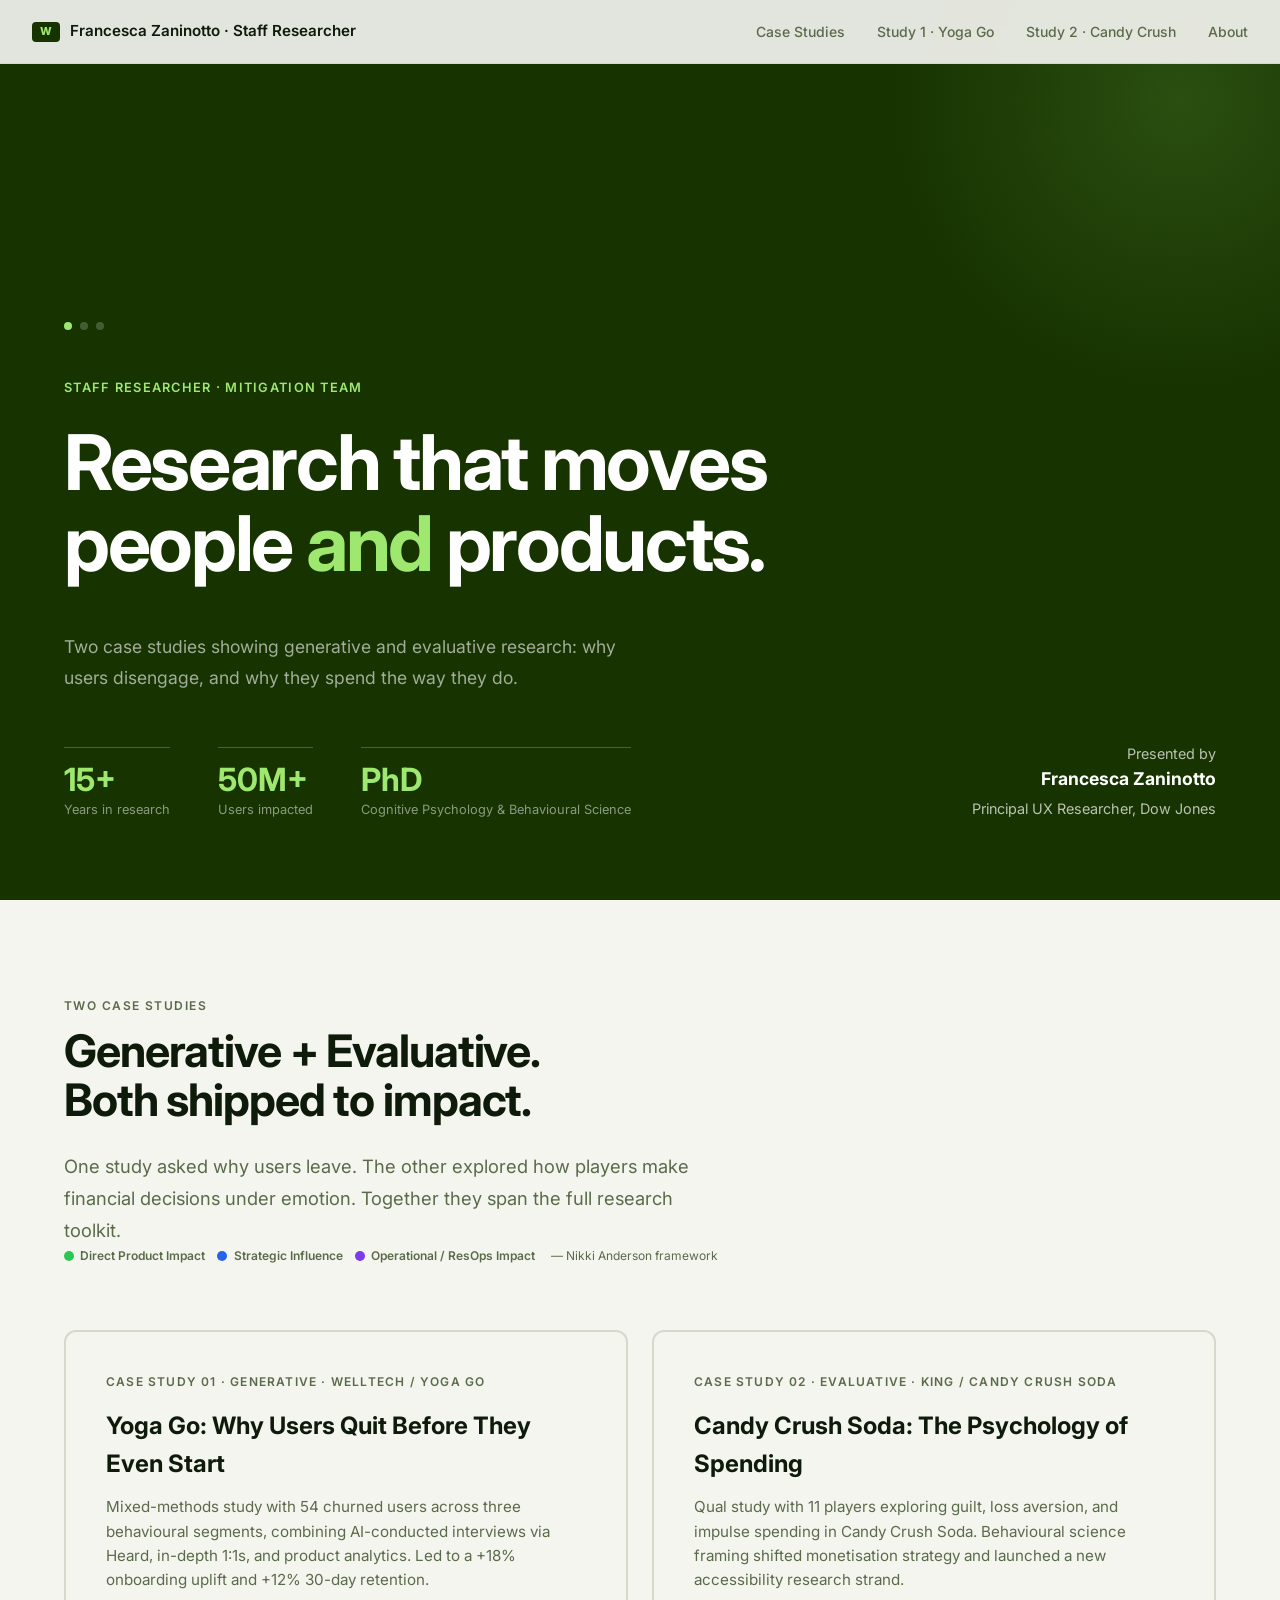
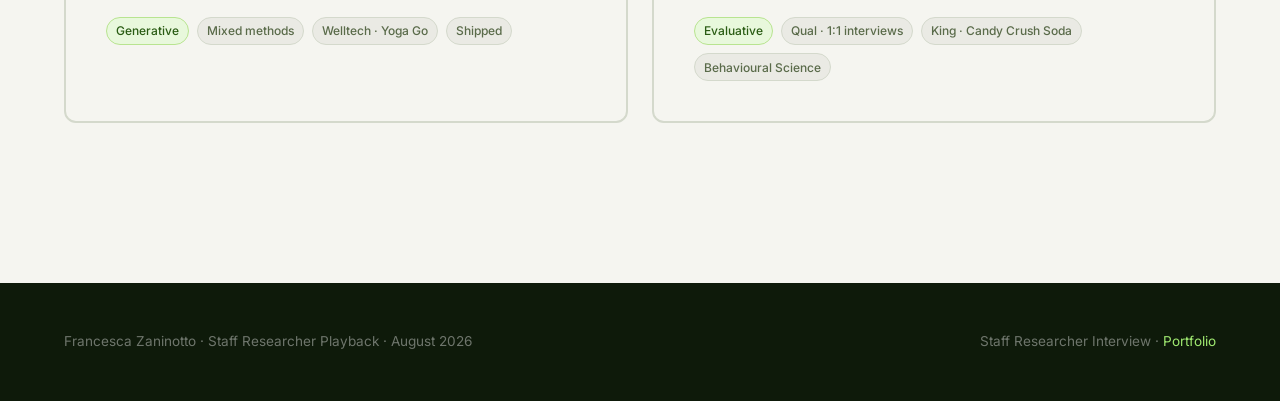
<file: index.html>
<!DOCTYPE html>
<html lang="en">
<head>
  <meta charset="UTF-8" />
  <meta name="viewport" content="width=device-width, initial-scale=1.0" />
  <title>Francesca Zaninotto — Wise Design Research Playback</title>
  <link rel="preconnect" href="https://fonts.googleapis.com" />
  <link href="https://fonts.googleapis.com/css2?family=Inter:wght@300;400;500;600;700&display=swap" rel="stylesheet" />
  <style>
    :root {
      --wise-green: #9fe870;
      --wise-green-dark: #2dc653;
      --wise-navy: #163300;
      --wise-dark: #0e1a0a;
      --wise-mid: #1c2e12;
      --surface: #f5f5f0;
      --surface-2: #eaeae4;
      --text: #0e1a0a;
      --text-muted: #5a6b4a;
      --accent: #9fe870;
      --border: #d4d9cc;
      --radius: 12px;
    }

    *, *::before, *::after { box-sizing: border-box; margin: 0; padding: 0; }

    html { scroll-behavior: smooth; }

    body {
      font-family: 'Inter', system-ui, sans-serif;
      background: var(--surface);
      color: var(--text);
      line-height: 1.6;
      font-size: 16px;
    }

    /* NAV */
    nav {
      position: fixed; top: 0; left: 0; right: 0; z-index: 100;
      background: rgba(245, 245, 240, 0.92);
      backdrop-filter: blur(12px);
      border-bottom: 1px solid var(--border);
      padding: 0 2rem;
      height: 64px;
      display: flex; align-items: center; justify-content: space-between;
    }
    .nav-logo {
      display: flex; align-items: center; gap: 10px;
      font-weight: 600; font-size: 0.95rem; color: var(--text);
      text-decoration: none;
    }
    .wise-flag {
      width: 28px; height: 20px;
      background: var(--wise-navy);
      border-radius: 4px;
      display: flex; align-items: center; justify-content: center;
    }
    .wise-flag span {
      color: var(--wise-green);
      font-size: 11px; font-weight: 800; letter-spacing: -0.5px;
    }
    .nav-links {
      display: flex; gap: 2rem;
      list-style: none;
    }
    .nav-links a {
      text-decoration: none;
      color: var(--text-muted);
      font-size: 0.875rem; font-weight: 500;
      transition: color 0.2s;
    }
    .nav-links a:hover { color: var(--text); }

    /* HERO */
    .hero {
      min-height: 100vh;
      background: #163300;
      display: flex; flex-direction: column; justify-content: flex-end;
      padding: 0 4rem 5rem;
      position: relative; overflow: hidden;
    }
    .hero::before {
      content: '';
      position: absolute; top: -200px; right: -200px;
      width: 600px; height: 600px;
      background: radial-gradient(circle, rgba(159, 232, 112, 0.15) 0%, transparent 70%);
    }
    .hero-eyebrow {
      color: var(--wise-green);
      font-size: 0.8rem; font-weight: 600; letter-spacing: 0.1em;
      text-transform: uppercase; margin-bottom: 1.5rem;
    }
    .hero h1 {
      font-size: clamp(3rem, 6vw, 5.5rem);
      font-weight: 700; color: #fff;
      line-height: 1.05; letter-spacing: -0.03em;
      max-width: 900px; margin-bottom: 2rem;
    }
    .hero h1 em { color: var(--wise-green); font-style: normal; }
    .hero-meta {
      display: flex; gap: 3rem; align-items: flex-end;
      margin-top: 3rem;
    }
    .hero-stat {
      border-top: 1px solid rgba(159, 232, 112, 0.3);
      padding-top: 1rem;
    }
    .hero-stat-num {
      font-size: 2rem; font-weight: 700; color: var(--wise-green);
      line-height: 1;
    }
    .hero-stat-label {
      font-size: 0.8rem; color: rgba(255,255,255,0.5);
      margin-top: 0.25rem;
    }
    .hero-presenter {
      margin-left: auto;
      text-align: right;
    }
    .hero-presenter p { color: rgba(255,255,255,0.7); font-size: 0.9rem; }
    .hero-presenter strong { color: #fff; display: block; font-size: 1.1rem; }

    /* SECTION STRUCTURE */
    section { padding: 6rem 4rem; }
    section:not(.hero):nth-child(even) { background: var(--surface-2); }

    .section-label {
      font-size: 0.75rem; font-weight: 600; letter-spacing: 0.12em;
      text-transform: uppercase; color: var(--text-muted);
      margin-bottom: 0.75rem;
    }
    h2 {
      font-size: clamp(2rem, 3.5vw, 3rem);
      font-weight: 700; line-height: 1.1; letter-spacing: -0.025em;
      margin-bottom: 1.5rem;
    }
    .lead {
      font-size: 1.15rem; color: var(--text-muted);
      max-width: 640px; line-height: 1.75;
    }

    /* CASE STUDY SELECTOR */
    .cs-selector {
      display: grid; grid-template-columns: 1fr 1fr; gap: 1.5rem;
      margin: 4rem 0;
    }
    .cs-card {
      border: 2px solid var(--border);
      border-radius: var(--radius);
      padding: 2.5rem;
      cursor: pointer;
      text-decoration: none;
      color: var(--text);
      transition: border-color 0.2s, transform 0.2s, box-shadow 0.2s;
      display: block;
    }
    .cs-card:hover {
      border-color: var(--wise-green-dark);
      transform: translateY(-3px);
      box-shadow: 0 12px 32px rgba(0,0,0,0.1);
    }
    .cs-card-num {
      font-size: 0.75rem; font-weight: 600; letter-spacing: 0.1em;
      text-transform: uppercase; color: var(--text-muted);
      margin-bottom: 1rem;
    }
    .cs-card h3 { font-size: 1.5rem; font-weight: 700; margin-bottom: 0.75rem; }
    .cs-card .cs-sub { color: var(--text-muted); font-size: 0.95rem; margin-bottom: 1.5rem; }
    .cs-tags { display: flex; gap: 0.5rem; flex-wrap: wrap; }
    .tag {
      font-size: 0.75rem; font-weight: 500;
      padding: 0.3em 0.75em; border-radius: 999px;
      background: var(--surface-2); color: var(--text-muted);
      border: 1px solid var(--border);
    }
    .tag.green { background: #e8f8dc; color: #2a5c14; border-color: #b8e490; }

    /* CASE STUDY PAGES */
    .cs-hero {
      min-height: 60vh;
      padding: 10rem 4rem 5rem;
      position: relative; overflow: hidden;
    }
    .cs1-hero { background: linear-gradient(to bottom, rgba(22,51,0,0.78) 0%, rgba(22,51,0,0.96) 100%), url(images/yoga_1.jpg) center/cover no-repeat; }
    .cs2-hero { background: linear-gradient(to bottom, rgba(26,10,46,0.78) 0%, rgba(26,10,46,0.96) 100%), url(images/soda_95.jpg) center/cover no-repeat; }

    .cs-hero .section-label { color: rgba(159, 232, 112, 0.7); }
    .cs-hero h1 {
      font-size: clamp(2.5rem, 5vw, 4.5rem);
      color: #fff; font-weight: 700; line-height: 1.1;
      letter-spacing: -0.03em; max-width: 800px;
      margin-bottom: 1.5rem;
    }
    .cs-hero .lead { color: rgba(255,255,255,0.65); }
    .cs-hero .hero-chips {
      display: flex; gap: 0.75rem; margin-top: 2.5rem; flex-wrap: wrap;
    }
    .chip {
      background: rgba(159,232,112,0.15);
      color: var(--wise-green);
      border: 1px solid rgba(159,232,112,0.3);
      padding: 0.4em 1em; border-radius: 999px;
      font-size: 0.8rem; font-weight: 500;
    }

    /* CONTENT BLOCKS */
    .content-row {
      display: grid; grid-template-columns: 1fr 1fr; gap: 4rem;
      align-items: start;
    }
    .content-row.reverse { direction: rtl; }
    .content-row.reverse > * { direction: ltr; }

    .content-single { max-width: 760px; }

    /* STAT GRID */
    .stat-grid {
      display: grid; grid-template-columns: repeat(auto-fit, minmax(180px, 1fr));
      gap: 1.5rem; margin: 3rem 0;
    }
    .stat-box {
      background: var(--wise-navy);
      border-radius: var(--radius);
      padding: 2rem;
    }
    .stat-box .num {
      font-size: 2.5rem; font-weight: 700; color: var(--wise-green);
      line-height: 1; margin-bottom: 0.5rem;
    }
    .stat-box .label { color: rgba(255,255,255,0.6); font-size: 0.875rem; }

    /* QUOTE BLOCKS */
    .quote-grid {
      display: grid; grid-template-columns: repeat(auto-fit, minmax(280px, 1fr));
      gap: 1.5rem; margin: 2.5rem 0;
    }
    .quote-card {
      background: #fff;
      border-radius: var(--radius);
      padding: 1.75rem;
      border-left: 3px solid var(--wise-green-dark);
    }
    .quote-card blockquote {
      font-size: 1rem; line-height: 1.7; color: var(--text);
      font-style: italic; margin-bottom: 1rem;
    }
    .quote-card cite { font-size: 0.8rem; color: var(--text-muted); font-style: normal; }

    /* INSIGHT CARDS */
    .insight-grid {
      display: grid; grid-template-columns: repeat(auto-fit, minmax(240px, 1fr));
      gap: 1.25rem; margin: 2.5rem 0;
    }
    .insight-card {
      border: 1px solid var(--border);
      border-radius: var(--radius);
      padding: 1.75rem;
      background: #fff;
    }
    .insight-card .ic-icon {
      width: 36px; height: 36px;
      background: #e8f8dc; border-radius: 8px;
      display: flex; align-items: center; justify-content: center;
      font-size: 1.1rem; margin-bottom: 1rem;
    }
    .insight-card h4 { font-size: 1rem; font-weight: 600; margin-bottom: 0.5rem; }
    .insight-card p { font-size: 0.9rem; color: var(--text-muted); line-height: 1.65; }

    /* TIMELINE */
    .timeline { margin: 2.5rem 0; }
    .tl-item {
      display: grid; grid-template-columns: 120px 1fr;
      gap: 2rem; padding-bottom: 2.5rem;
      border-left: 1px solid var(--border);
      padding-left: 2rem; margin-left: 60px;
      position: relative;
    }
    .tl-item::before {
      content: '';
      position: absolute; left: -5px; top: 6px;
      width: 9px; height: 9px; border-radius: 50%;
      background: var(--wise-green-dark);
    }
    .tl-label {
      font-size: 0.8rem; font-weight: 600; color: var(--text-muted);
      padding-top: 2px;
    }
    .tl-content h4 { font-weight: 600; margin-bottom: 0.4rem; }
    .tl-content p { font-size: 0.9rem; color: var(--text-muted); }

    /* IMPACT BAR */
    .impact-list { margin: 2rem 0; }
    .impact-item {
      display: flex; align-items: center; gap: 1.5rem;
      padding: 1.25rem 0; border-bottom: 1px solid var(--border);
    }
    .impact-item:last-child { border-bottom: none; }
    .impact-metric {
      font-size: 1.75rem; font-weight: 700; color: var(--wise-green-dark);
      min-width: 80px; text-align: right;
    }
    .impact-text strong { display: block; font-size: 1rem; font-weight: 600; }
    .impact-text span { font-size: 0.875rem; color: var(--text-muted); }

    /* DARK BAND */
    .dark-band {
      background: var(--wise-navy);
      padding: 5rem 4rem;
      color: #fff;
    }
    .dark-band h2 { color: #fff; }
    .dark-band .lead { color: rgba(255,255,255,0.65); }
    .dark-band .section-label { color: rgba(159,232,112,0.7); }

    /* RECOMMENDATION CARDS */
    .rec-grid {
      display: grid; grid-template-columns: repeat(auto-fit, minmax(260px, 1fr));
      gap: 1.25rem; margin-top: 2.5rem;
    }
    .rec-card {
      background: rgba(255,255,255,0.05);
      border: 1px solid rgba(255,255,255,0.1);
      border-radius: var(--radius);
      padding: 1.75rem;
    }
    .rec-card .rc-num {
      font-size: 0.7rem; font-weight: 700; letter-spacing: 0.1em;
      text-transform: uppercase; color: var(--wise-green); margin-bottom: 0.75rem;
    }
    .rec-card h4 { font-size: 1rem; font-weight: 600; color: #fff; margin-bottom: 0.5rem; }
    .rec-card p { font-size: 0.875rem; color: rgba(255,255,255,0.55); line-height: 1.65; }

    /* METHODOLOGY */
    .method-row {
      display: grid; grid-template-columns: repeat(auto-fit, minmax(200px, 1fr));
      gap: 1rem; margin: 2rem 0;
    }
    .method-box {
      border: 1px solid var(--border);
      border-radius: var(--radius);
      padding: 1.5rem;
      background: #fff;
    }
    .method-box h5 { font-size: 0.8rem; font-weight: 700; letter-spacing: 0.05em; text-transform: uppercase; color: var(--text-muted); margin-bottom: 0.5rem; }
    .method-box p { font-size: 0.9rem; line-height: 1.6; }

    /* DIVIDER */
    .divider {
      height: 1px; background: var(--border);
      margin: 0 4rem;
    }

    /* BACK LINK */
    .back-btn {
      display: inline-flex; align-items: center; gap: 0.5rem;
      color: var(--wise-green); font-weight: 500; font-size: 0.875rem;
      text-decoration: none; margin-bottom: 2rem;
      transition: gap 0.2s;
    }
    .back-btn:hover { gap: 0.75rem; }

    /* FOOTER */
    footer {
      background: var(--wise-dark);
      color: rgba(255,255,255,0.4);
      padding: 3rem 4rem;
      font-size: 0.85rem;
      display: flex; justify-content: space-between; align-items: center;
    }
    footer a { color: var(--wise-green); text-decoration: none; }

    /* PILL BADGE */
    .pill-badge {
      display: inline-flex; align-items: center; gap: 0.5rem;
      background: var(--wise-green);
      color: var(--wise-navy);
      font-weight: 700; font-size: 0.75rem;
      padding: 0.3em 0.9em; border-radius: 999px;
      text-transform: uppercase; letter-spacing: 0.05em;
    }

    /* PROGRESS DOTS */
    .progress-track {
      display: flex; gap: 0.5rem; margin-bottom: 3rem;
    }
    .progress-dot {
      width: 8px; height: 8px; border-radius: 50%;
      background: rgba(255,255,255,0.2);
    }
    .progress-dot.active { background: var(--wise-green); }

    /* RESPONSIVE */
    @media (max-width: 768px) {
      section { padding: 4rem 1.5rem; }
      .hero { padding: 0 1.5rem 3rem; }
      .cs-hero { padding: 8rem 1.5rem 3rem; }
      .cs-selector { grid-template-columns: 1fr; }
      .content-row { grid-template-columns: 1fr; gap: 2rem; }
      .hero-meta { flex-direction: column; gap: 1.5rem; }
      nav { padding: 0 1.5rem; }
      .nav-links { display: none; }
      .dark-band { padding: 4rem 1.5rem; }
      footer { flex-direction: column; gap: 1rem; text-align: center; }
    }
  </style>
</head>
<body>

<!-- NAV -->
<nav>
  <a href="index.html" class="nav-logo">
    <div class="wise-flag"><span>W</span></div>
    Francesca Zaninotto · Staff Researcher
  </a>
  <ul class="nav-links">
    <li><a href="#case-studies">Case Studies</a></li>
    <li><a href="case-study-1.html">Study 1 · Yoga Go</a></li>
    <li><a href="case-study-2.html">Study 2 · Candy Crush</a></li>
    <li><a href="about.html">About</a></li>
  </ul>
</nav>

<!-- HERO -->
<section class="hero">
  <div class="progress-track">
    <div class="progress-dot active"></div>
    <div class="progress-dot"></div>
    <div class="progress-dot"></div>
  </div>
  <p class="hero-eyebrow">Staff Researcher · Mitigation Team</p>
  <h1>Research that moves<br>people <em>and</em> products.</h1>
  <p style="color:rgba(255,255,255,0.6); font-size:1.1rem; max-width:560px; line-height:1.75; margin-top:1rem;">
    Two case studies showing generative and evaluative research: why users disengage, and why they spend the way they do.
  </p>
  <div class="hero-meta">
    <div class="hero-stat">
      <div class="hero-stat-num">15+</div>
      <div class="hero-stat-label">Years in research</div>
    </div>
    <div class="hero-stat">
      <div class="hero-stat-num">50M+</div>
      <div class="hero-stat-label">Users impacted</div>
    </div>
    <div class="hero-stat">
      <div class="hero-stat-num">PhD</div>
      <div class="hero-stat-label">Cognitive Psychology & Behavioural Science</div>
    </div>
    <div class="hero-presenter">
      <p>Presented by</p>
      <strong>Francesca Zaninotto</strong>
      <p style="margin-top:0.25rem;">Principal UX Researcher, Dow Jones</p>
    </div>
  </div>
</section>

<!-- CASE STUDIES -->
<section id="case-studies">
  <p class="section-label">Two Case Studies</p>
  <h2>Generative + Evaluative.<br>Both shipped to impact.</h2>
  <p class="lead">One study asked why users leave. The other explored how players make financial decisions under emotion. Together they span the full research toolkit.</p>

  <div style="display:flex; gap:0.75rem; margin-bottom:2rem; flex-wrap:wrap;">
    <span style="font-size:0.75rem; font-weight:600; color:var(--text-muted); display:flex; align-items:center; gap:0.4rem;"><span style="width:10px; height:10px; border-radius:50%; background:var(--wise-green-dark); display:inline-block;"></span>Direct Product Impact</span>
    <span style="font-size:0.75rem; font-weight:600; color:var(--text-muted); display:flex; align-items:center; gap:0.4rem;"><span style="width:10px; height:10px; border-radius:50%; background:#2563eb; display:inline-block;"></span>Strategic Influence</span>
    <span style="font-size:0.75rem; font-weight:600; color:var(--text-muted); display:flex; align-items:center; gap:0.4rem;"><span style="width:10px; height:10px; border-radius:50%; background:#7c3aed; display:inline-block;"></span>Operational / ResOps Impact</span>
    <span style="font-size:0.75rem; color:var(--text-muted); margin-left:0.25rem;">— Nikki Anderson framework</span>
  </div>

  <div class="cs-selector">
    <a href="case-study-1.html" class="cs-card">
      <div class="cs-card-num">Case Study 01 · Generative · Welltech / Yoga Go</div>
      <h3>Yoga Go: Why Users Quit Before They Even Start</h3>
      <p class="cs-sub">Mixed-methods study with 54 churned users across three behavioural segments, combining AI-conducted interviews via Heard, in-depth 1:1s, and product analytics. Led to a +18% onboarding uplift and +12% 30-day retention.</p>
      <div class="cs-tags">
        <span class="tag green">Generative</span>
        <span class="tag">Mixed methods</span>
        <span class="tag">Welltech · Yoga Go</span>
        <span class="tag">Shipped</span>
      </div>
    </a>

    <a href="case-study-2.html" class="cs-card">
      <div class="cs-card-num">Case Study 02 · Evaluative · King / Candy Crush Soda</div>
      <h3>Candy Crush Soda: The Psychology of Spending</h3>
      <p class="cs-sub">Qual study with 11 players exploring guilt, loss aversion, and impulse spending in Candy Crush Soda. Behavioural science framing shifted monetisation strategy and launched a new accessibility research strand.</p>
      <div class="cs-tags">
        <span class="tag green">Evaluative</span>
        <span class="tag">Qual · 1:1 interviews</span>
        <span class="tag">King · Candy Crush Soda</span>
        <span class="tag">Behavioural Science</span>
      </div>
    </a>
  </div>
</section>


<footer>
  <span>Francesca Zaninotto · Staff Researcher Playback · August 2026</span>
  <span>Staff Researcher Interview · <a href="https://francesca-zaninotto.netlify.app/" target="_blank">Portfolio</a></span>
</footer>

</body>
</html>
</file>
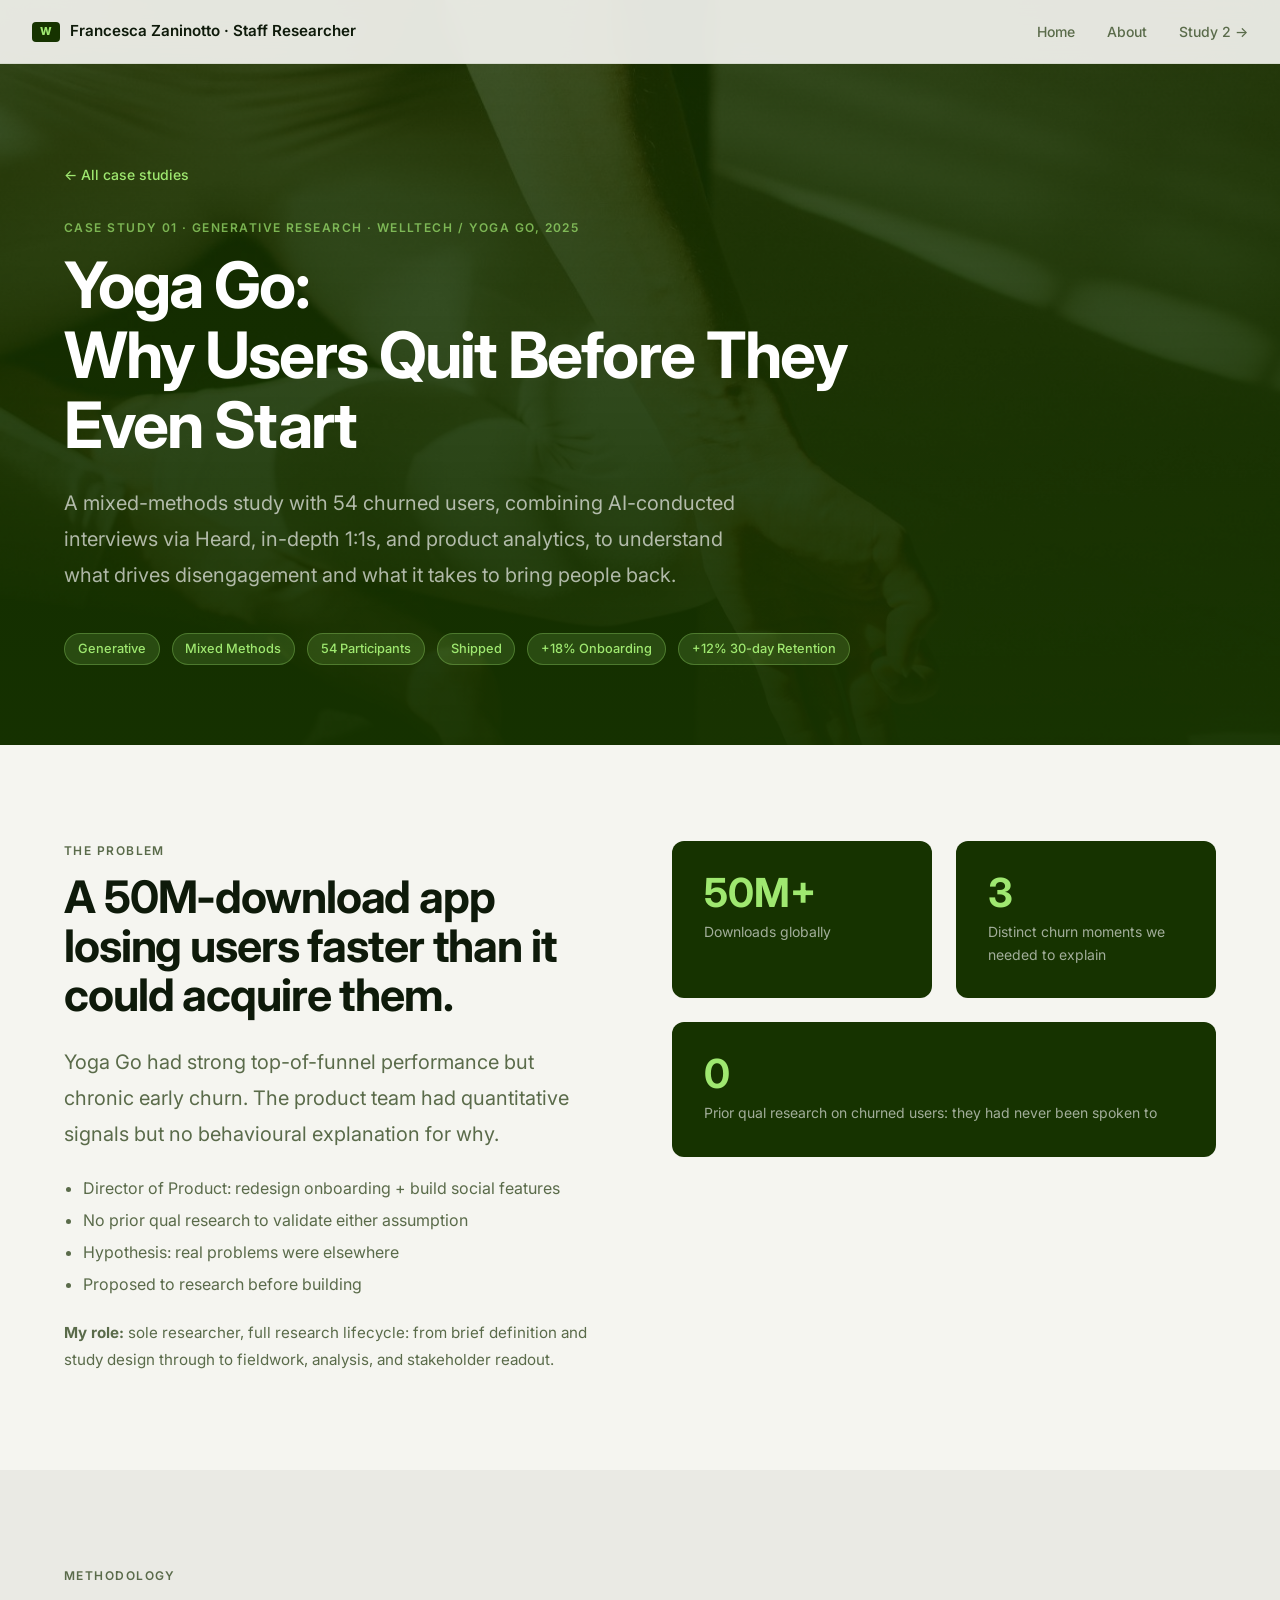
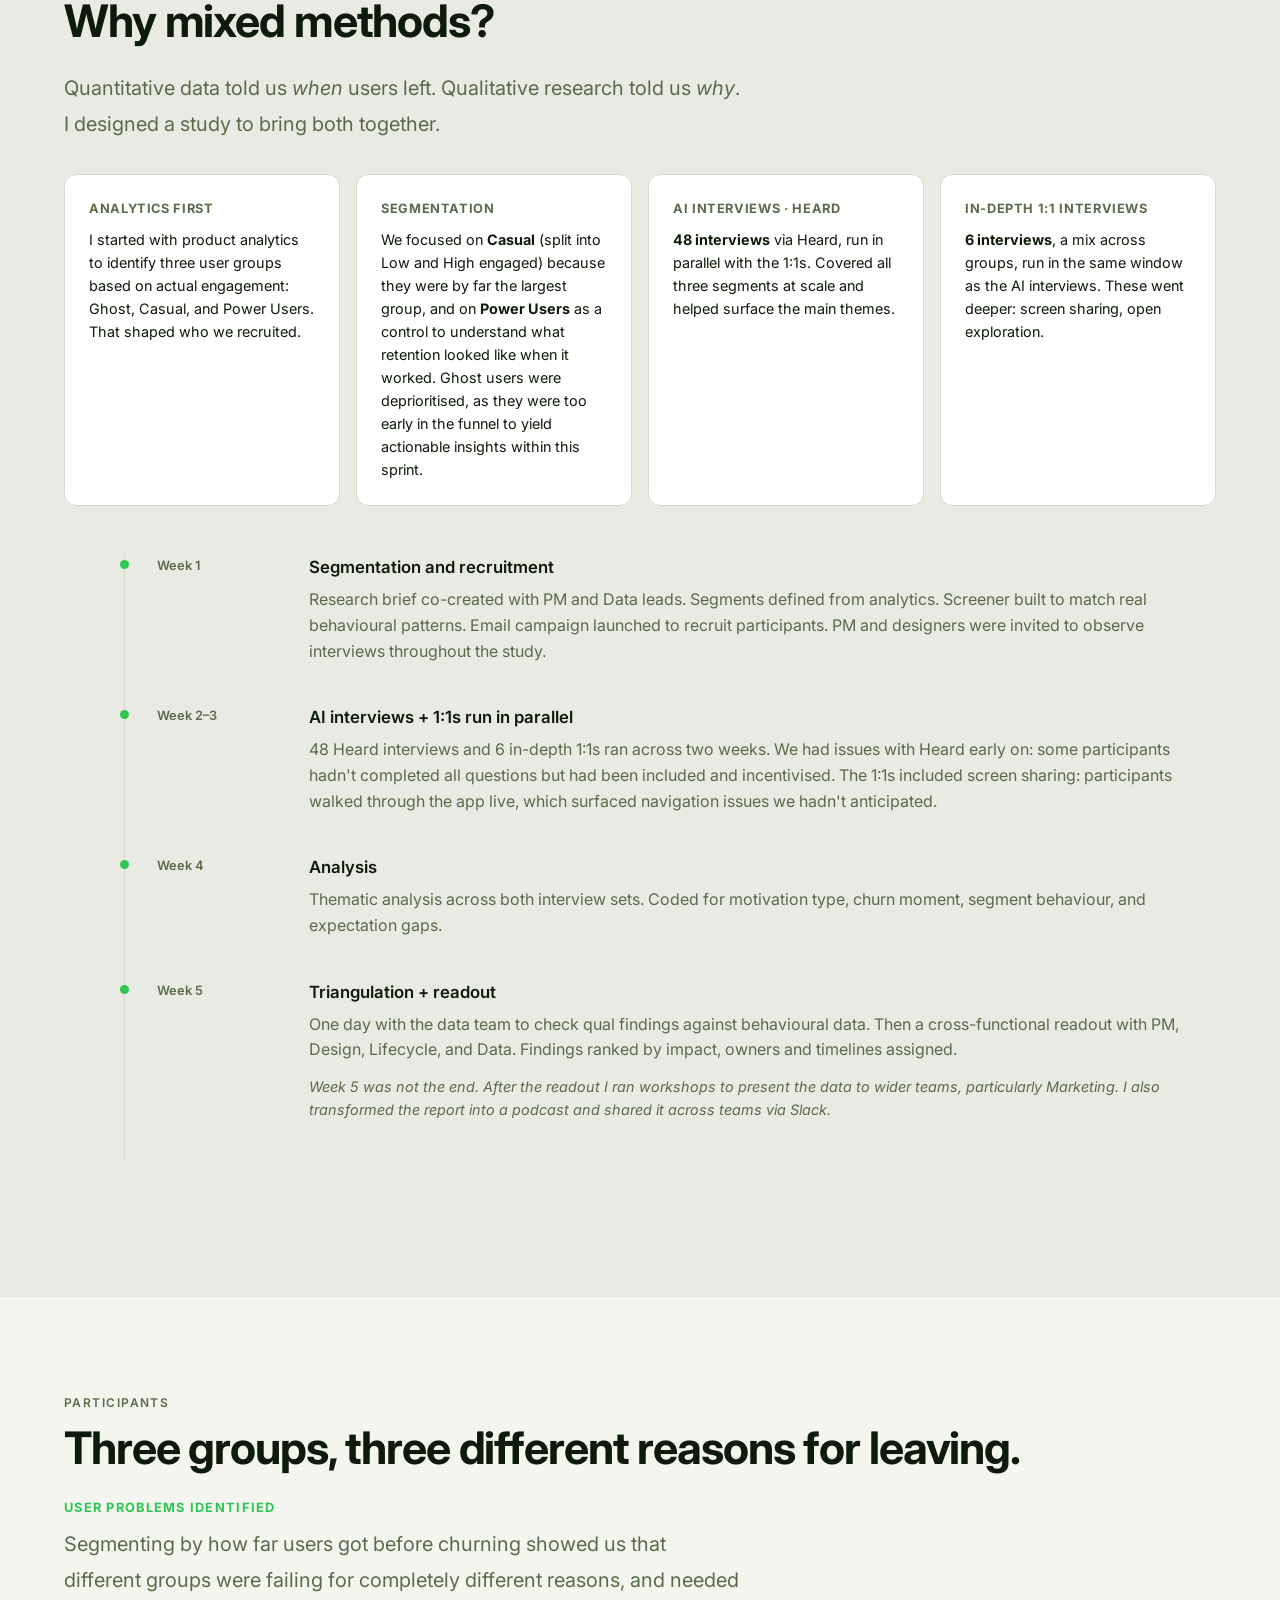
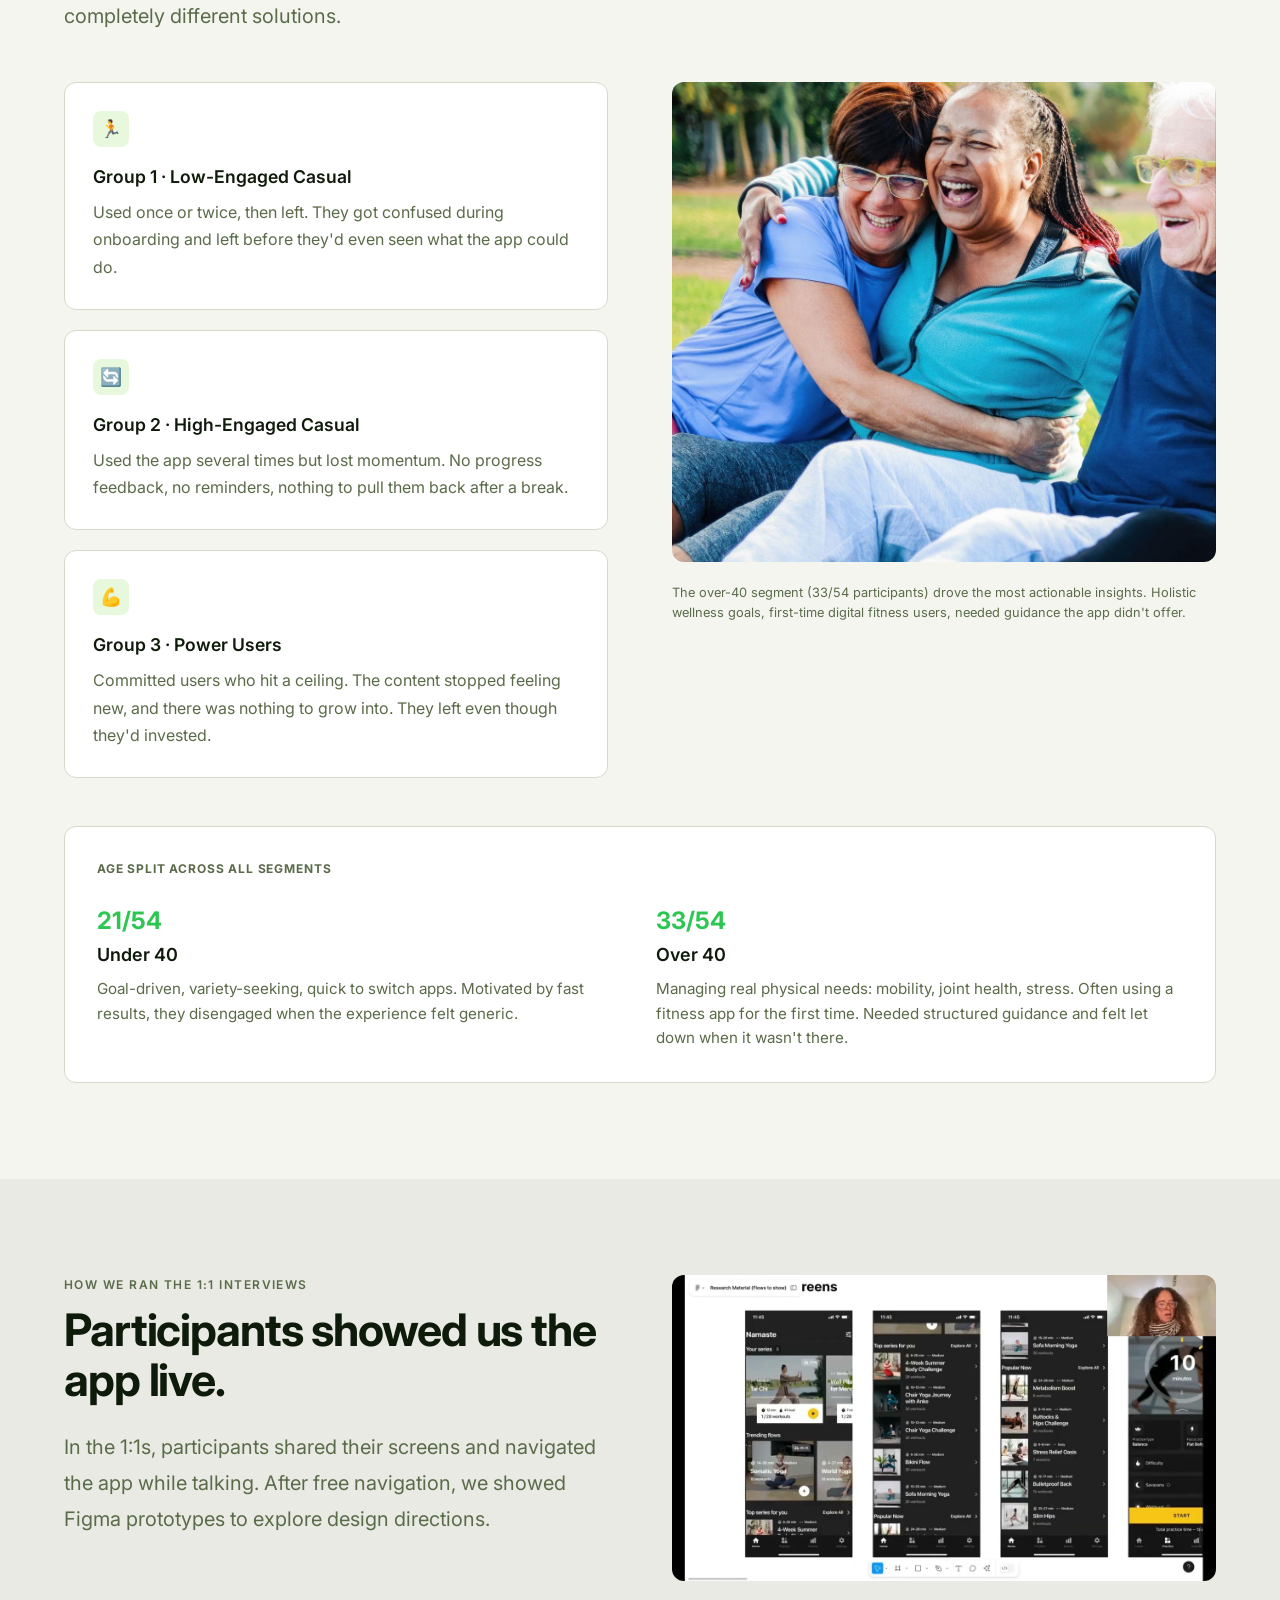
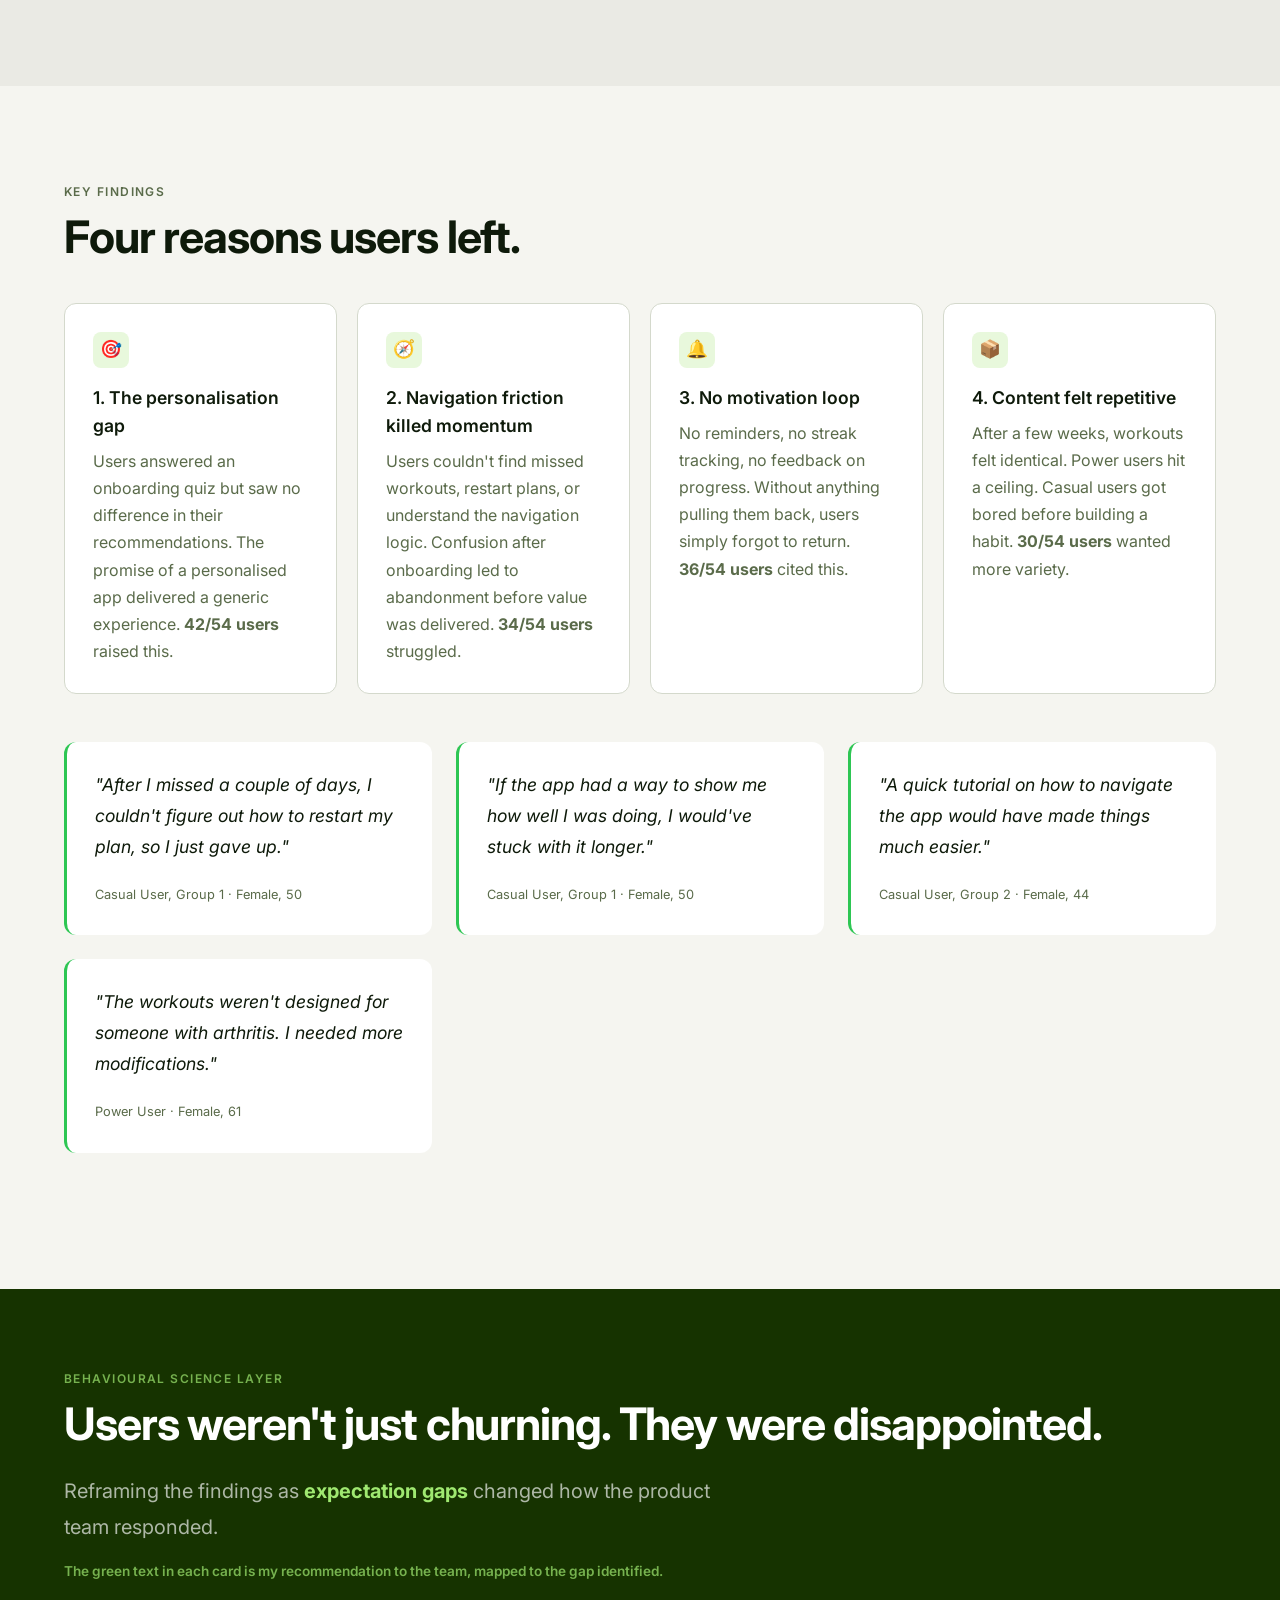
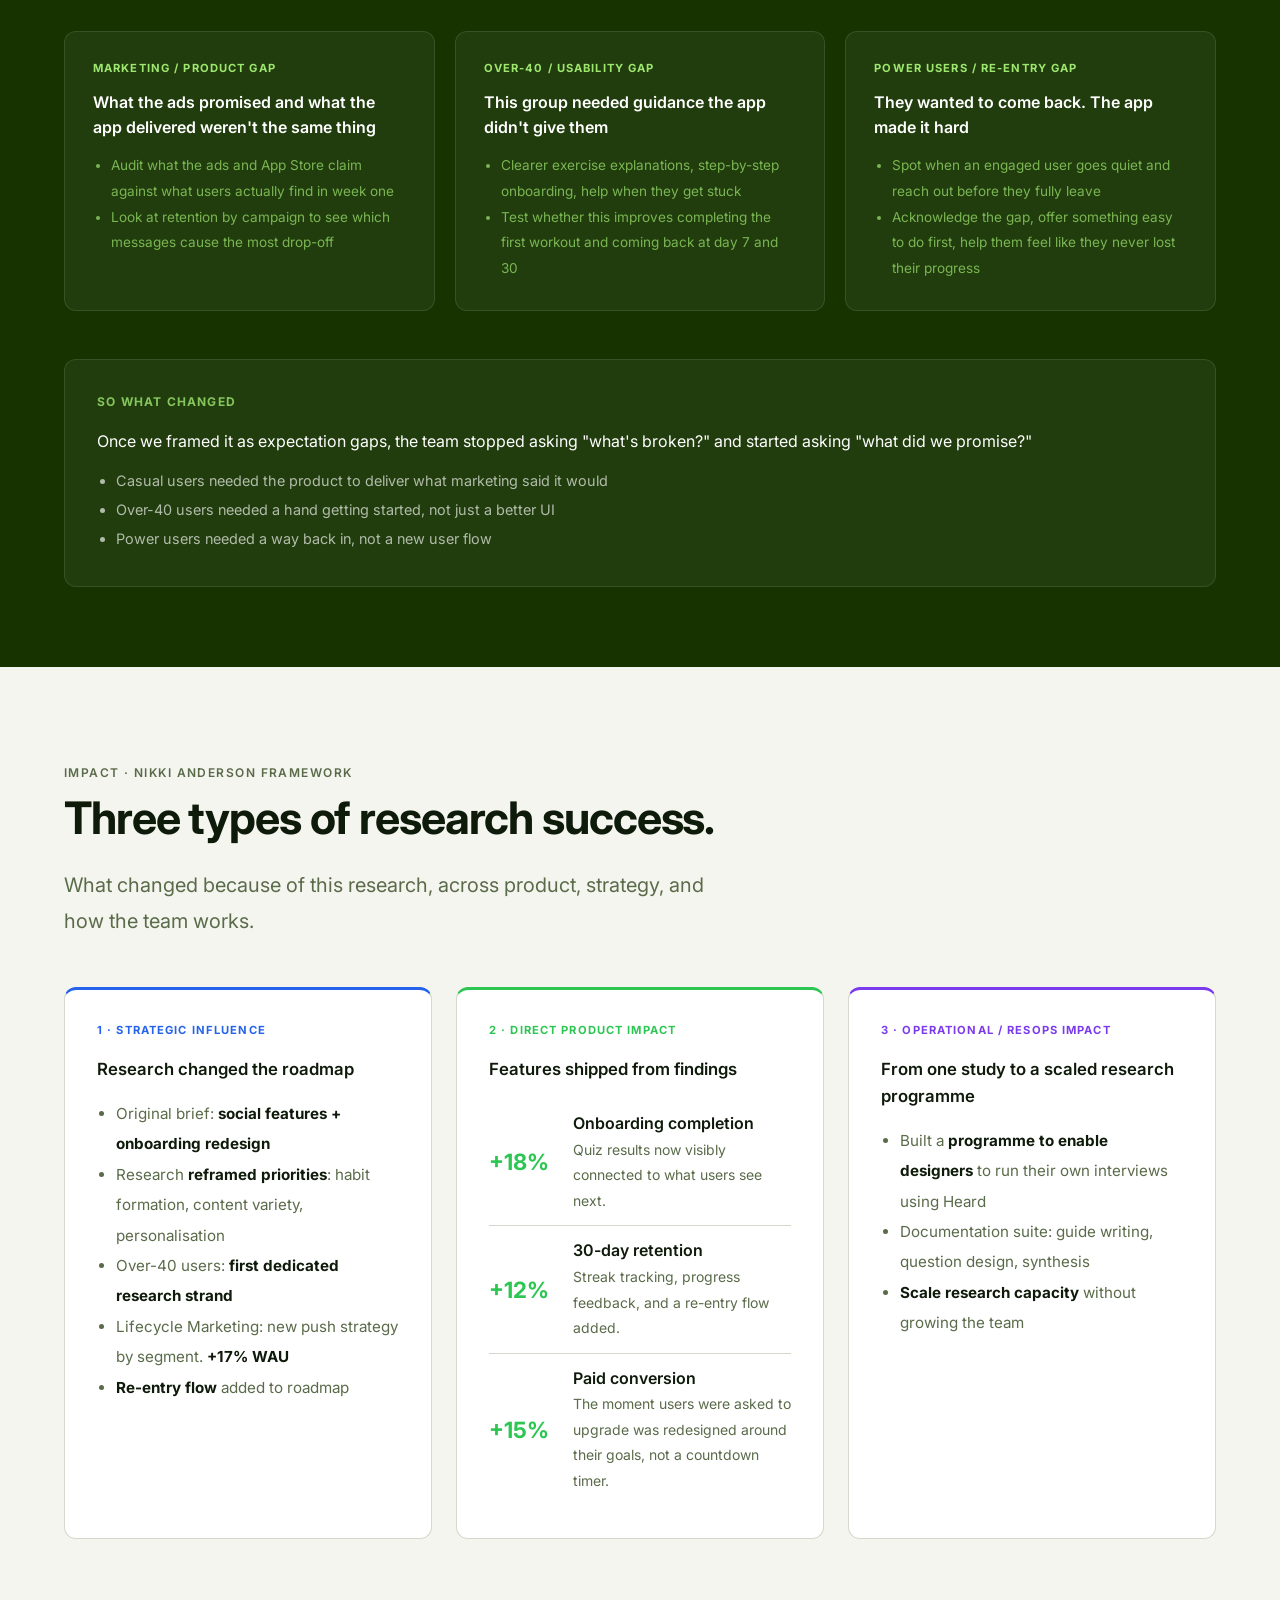
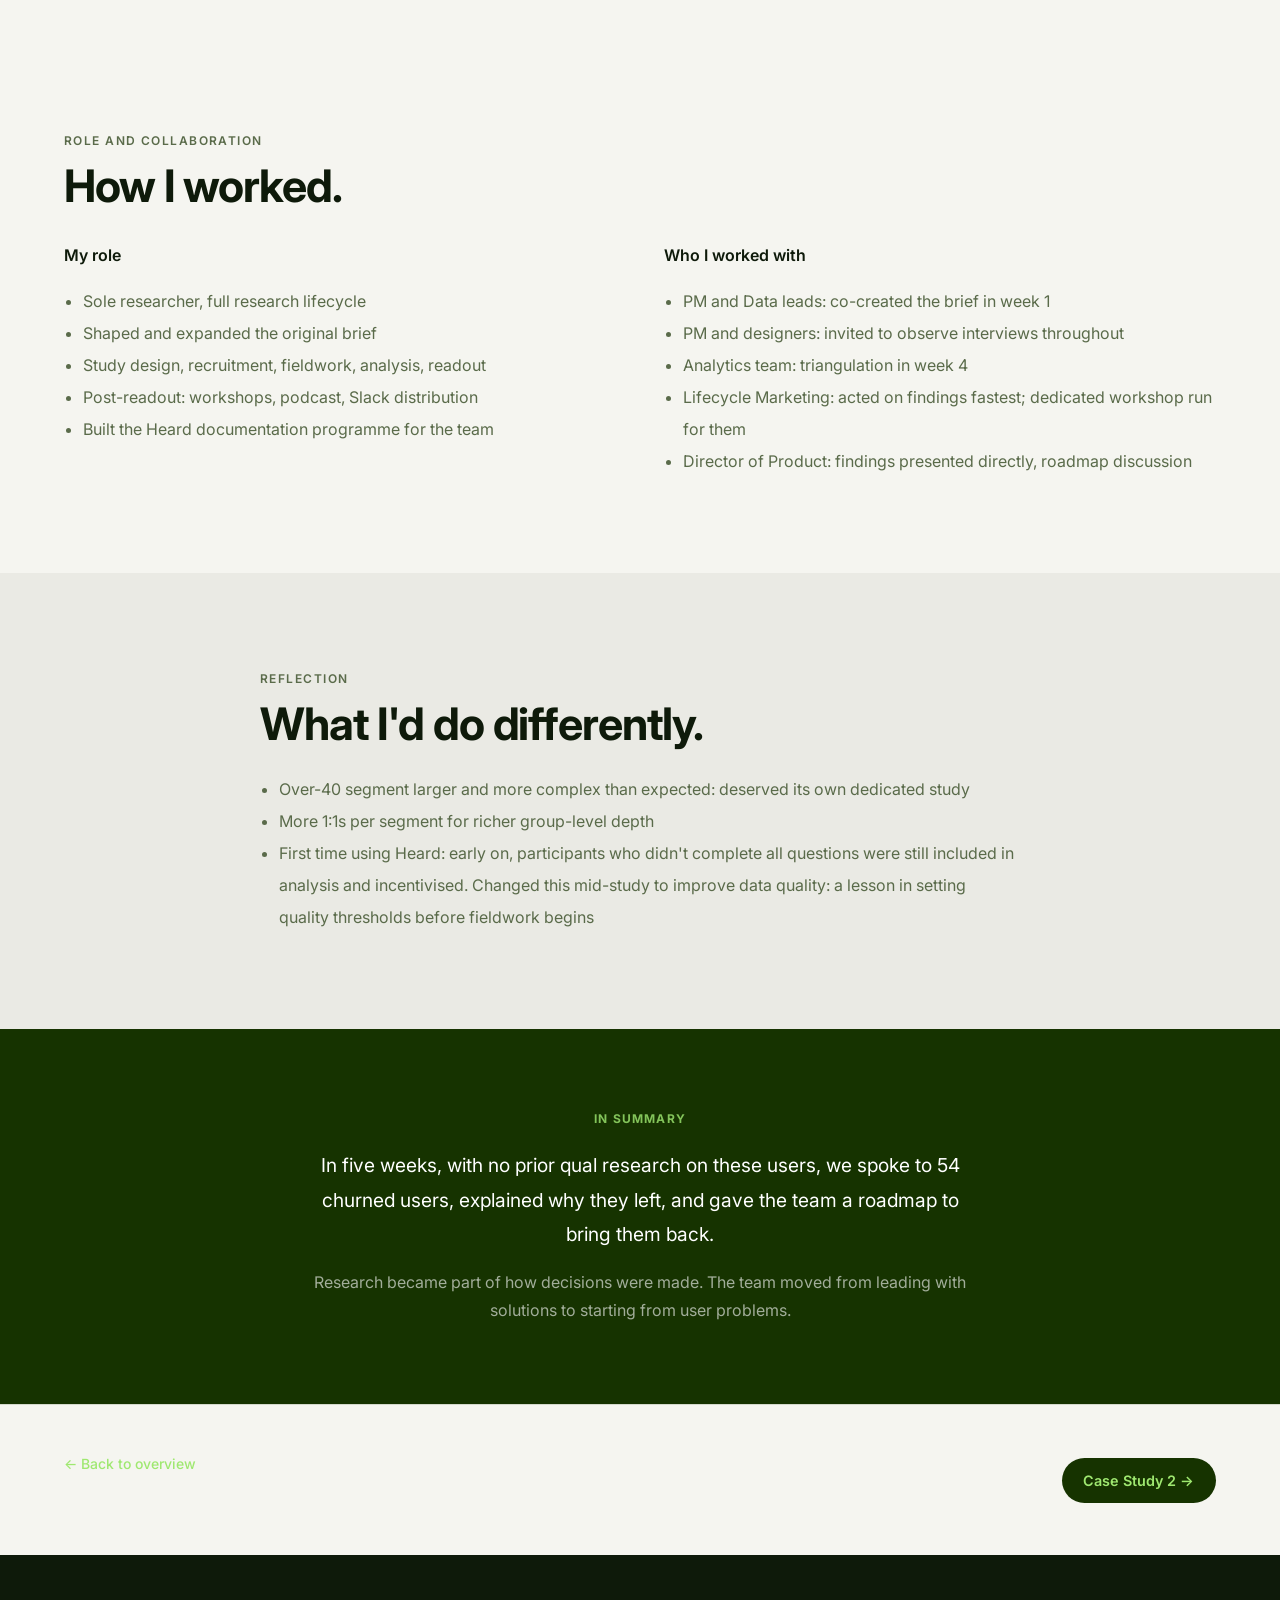
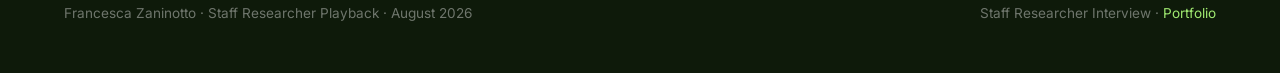
<file: case-study-1.html>
<!DOCTYPE html>
<html lang="en">
<head>
  <meta charset="UTF-8" />
  <meta name="viewport" content="width=device-width, initial-scale=1.0" />
  <title>Yoga Go: Why Users Quit Before They Start | Francesca Zaninotto</title>
  <link rel="preconnect" href="https://fonts.googleapis.com" />
  <link href="https://fonts.googleapis.com/css2?family=Inter:wght@300;400;500;600;700&display=swap" rel="stylesheet" />
  <link rel="stylesheet" href="styles.css" />
</head>
<body>

<!-- NAV -->
<nav>
  <a href="index.html" class="nav-logo">
    <div class="wise-flag"><span>W</span></div>
    Francesca Zaninotto · Staff Researcher
  </a>
  <ul class="nav-links">
    <li><a href="index.html">Home</a></li>
    <li><a href="about.html">About</a></li>
    <li><a href="case-study-2.html">Study 2 →</a></li>
  </ul>
</nav>

<!-- HERO -->
<header class="cs-hero cs1-hero">
  <a href="index.html" class="back-btn">← All case studies</a>
  <p class="section-label">Case Study 01 · Generative Research · Welltech / Yoga Go, 2025</p>
  <h1>Yoga Go:<br>Why Users Quit Before They Even Start</h1>
  <p class="lead">A mixed-methods study with 54 churned users, combining AI-conducted interviews via Heard, in-depth 1:1s, and product analytics, to understand what drives disengagement and what it takes to bring people back.</p>
  <div class="hero-chips">
    <span class="chip">Generative</span>
    <span class="chip">Mixed Methods</span>
    <span class="chip">54 Participants</span>
    <span class="chip">Shipped</span>
    <span class="chip">+18% Onboarding</span>
    <span class="chip">+12% 30-day Retention</span>
  </div>
</header>

<!-- THE PROBLEM -->
<section>
  <div style="max-width:1200px; margin:0 auto;">
    <div class="content-row">
      <div>
        <p class="section-label">The Problem</p>
        <h2>A 50M-download app losing users faster than it could acquire them.</h2>
        <p class="lead">Yoga Go had strong top-of-funnel performance but chronic early churn. The product team had quantitative signals but no behavioural explanation for why.</p>
        <ul style="margin-top:1.25rem; color:var(--text-muted); line-height:2; font-size:1rem; padding-left:1.2rem;">
          <li>Director of Product: redesign onboarding + build social features</li>
          <li>No prior qual research to validate either assumption</li>
          <li>Hypothesis: real problems were elsewhere</li>
          <li>Proposed to research before building</li>
        </ul>
        <p style="margin-top:1.25rem; color: var(--text-muted); line-height:1.75; font-size:0.95rem;"><strong>My role:</strong> sole researcher, full research lifecycle: from brief definition and study design through to fieldwork, analysis, and stakeholder readout.</p>
      </div>
      <div>
        <div class="stat-grid" style="grid-template-columns:1fr 1fr; margin:0;">
          <div class="stat-box">
            <div class="num">50M+</div>
            <div class="label">Downloads globally</div>
          </div>
          <div class="stat-box">
            <div class="num">3</div>
            <div class="label">Distinct churn moments we needed to explain</div>
          </div>
          <div class="stat-box" style="grid-column: span 2;">
            <div class="num">0</div>
            <div class="label">Prior qual research on churned users: they had never been spoken to</div>
          </div>
        </div>
      </div>
    </div>
  </div>
</section>

<!-- METHODOLOGY -->
<section style="background: var(--surface-2);">
  <div style="max-width:1200px; margin:0 auto;">
    <p class="section-label">Methodology</p>
    <h2>Why mixed methods?</h2>
    <p class="lead">Quantitative data told us <em>when</em> users left. Qualitative research told us <em>why</em>. I designed a study to bring both together.</p>

    <div class="method-row">
      <div class="method-box">
        <h5>Analytics first</h5>
        <p>I started with product analytics to identify three user groups based on actual engagement: Ghost, Casual, and Power Users. That shaped who we recruited.</p>
      </div>
      <div class="method-box">
        <h5>Segmentation</h5>
        <p>We focused on <strong>Casual</strong> (split into Low and High engaged) because they were by far the largest group, and on <strong>Power Users</strong> as a control to understand what retention looked like when it worked. Ghost users were deprioritised, as they were too early in the funnel to yield actionable insights within this sprint.</p>
      </div>
      <div class="method-box">
        <h5>AI Interviews · Heard</h5>
        <p><strong>48 interviews</strong> via Heard, run in parallel with the 1:1s. Covered all three segments at scale and helped surface the main themes.</p>
      </div>
      <div class="method-box">
        <h5>In-depth 1:1 Interviews</h5>
        <p><strong>6 interviews</strong>, a mix across groups, run in the same window as the AI interviews. These went deeper: screen sharing, open exploration.</p>
      </div>
    </div>

    <div class="timeline" style="margin-top:3rem;">
      <div class="tl-item">
        <div class="tl-label">Week 1</div>
        <div class="tl-content">
          <h4>Segmentation and recruitment</h4>
          <p>Research brief co-created with PM and Data leads. Segments defined from analytics. Screener built to match real behavioural patterns. Email campaign launched to recruit participants. PM and designers were invited to observe interviews throughout the study.</p>
        </div>
      </div>
      <div class="tl-item">
        <div class="tl-label">Week 2–3</div>
        <div class="tl-content">
          <h4>AI interviews + 1:1s run in parallel</h4>
          <p>48 Heard interviews and 6 in-depth 1:1s ran across two weeks. We had issues with Heard early on: some participants hadn't completed all questions but had been included and incentivised. The 1:1s included screen sharing: participants walked through the app live, which surfaced navigation issues we hadn't anticipated.</p>
        </div>
      </div>
      <div class="tl-item">
        <div class="tl-label">Week 4</div>
        <div class="tl-content">
          <h4>Analysis</h4>
          <p>Thematic analysis across both interview sets. Coded for motivation type, churn moment, segment behaviour, and expectation gaps.</p>
        </div>
      </div>
      <div class="tl-item">
        <div class="tl-label">Week 5</div>
        <div class="tl-content">
          <h4>Triangulation + readout</h4>
          <p>One day with the data team to check qual findings against behavioural data. Then a cross-functional readout with PM, Design, Lifecycle, and Data. Findings ranked by impact, owners and timelines assigned.</p>
          <p style="margin-top:0.75rem; font-size:0.9rem; color:var(--text-muted); font-style:italic;">Week 5 was not the end. After the readout I ran workshops to present the data to wider teams, particularly Marketing. I also transformed the report into a podcast and shared it across teams via Slack.</p>
        </div>
      </div>
    </div>
  </div>
</section>

<!-- WHO WE SPOKE TO -->
<section>
  <div style="max-width:1200px; margin:0 auto;">
    <p class="section-label">Participants</p>
    <h2>Three groups, three different reasons for leaving.</h2>
    <p style="font-size:0.8rem; font-weight:700; text-transform:uppercase; letter-spacing:0.1em; color:var(--wise-green-dark); margin-bottom:0.5rem;">User problems identified</p>
    <p class="lead">Segmenting by how far users got before churning showed us that different groups were failing for completely different reasons, and needed completely different solutions.</p>

    <div class="content-row" style="margin-top:3rem;">
      <div>
        <div class="insight-grid" style="margin:0; grid-template-columns:1fr;">
          <div class="insight-card">
            <div class="ic-icon">🏃</div>
            <h4>Group 1 · Low-Engaged Casual</h4>
            <p>Used once or twice, then left. They got confused during onboarding and left before they'd even seen what the app could do.</p>
          </div>
          <div class="insight-card">
            <div class="ic-icon">🔄</div>
            <h4>Group 2 · High-Engaged Casual</h4>
            <p>Used the app several times but lost momentum. No progress feedback, no reminders, nothing to pull them back after a break.</p>
          </div>
          <div class="insight-card">
            <div class="ic-icon">💪</div>
            <h4>Group 3 · Power Users</h4>
            <p>Committed users who hit a ceiling. The content stopped feeling new, and there was nothing to grow into. They left even though they'd invested.</p>
          </div>
        </div>
      </div>
      <div>
        <img src="images/yoga_18.jpg" alt="Over-40 participant group, older women representing the key user segment" style="width:100%; border-radius:var(--radius); object-fit:cover; max-height:480px;" />
        <p style="font-size:0.8rem; color:var(--text-muted); margin-top:0.75rem;">The over-40 segment (33/54 participants) drove the most actionable insights. Holistic wellness goals, first-time digital fitness users, needed guidance the app didn't offer.</p>
      </div>
    </div>

    <div style="margin-top:3rem; background:#fff; border-radius:var(--radius); padding:2rem; border:1px solid var(--border);">
      <h4 style="margin-bottom:1.5rem; font-size:0.75rem; color:var(--text-muted); text-transform:uppercase; letter-spacing:0.07em;">Age split across all segments</h4>
      <div style="display:grid; grid-template-columns:1fr 1fr; gap:2rem;">
        <div>
          <div style="font-size:1.5rem; font-weight:700; color:var(--wise-green-dark);">21/54</div>
          <div style="font-weight:600; margin-bottom:0.5rem;">Under 40</div>
          <p style="font-size:0.95rem; color:var(--text-muted);">Goal-driven, variety-seeking, quick to switch apps. Motivated by fast results, they disengaged when the experience felt generic.</p>
        </div>
        <div>
          <div style="font-size:1.5rem; font-weight:700; color:var(--wise-green-dark);">33/54</div>
          <div style="font-weight:600; margin-bottom:0.5rem;">Over 40</div>
          <p style="font-size:0.95rem; color:var(--text-muted);">Managing real physical needs: mobility, joint health, stress. Often using a fitness app for the first time. Needed structured guidance and felt let down when it wasn't there.</p>
        </div>
      </div>
    </div>
  </div>
</section>

<!-- APP SCREENSHOTS -->
<section style="background:var(--surface-2);">
  <div style="max-width:1200px; margin:0 auto;">
    <div class="content-row">
      <div>
        <p class="section-label">How we ran the 1:1 interviews</p>
        <h2>Participants showed us the app live.</h2>
        <p class="lead">In the 1:1s, participants shared their screens and navigated the app while talking. After free navigation, we showed Figma prototypes to explore design directions.</p>
      </div>
      <div>
        <img src="images/yoga_17.jpg" alt="Yoga Go app screens showing content and navigation" style="width:100%; border-radius:var(--radius); object-fit:cover;" />
      </div>
    </div>
  </div>
</section>

<!-- KEY FINDINGS -->
<section>
  <div style="max-width:1200px; margin:0 auto;">
    <p class="section-label">Key Findings</p>
    <h2>Four reasons users left.</h2>

    <div class="insight-grid">
      <div class="insight-card">
        <div class="ic-icon">🎯</div>
        <h4>1. The personalisation gap</h4>
        <p>Users answered an onboarding quiz but saw no difference in their recommendations. The promise of a personalised app delivered a generic experience. <strong>42/54 users</strong> raised this.</p>
      </div>
      <div class="insight-card">
        <div class="ic-icon">🧭</div>
        <h4>2. Navigation friction killed momentum</h4>
        <p>Users couldn't find missed workouts, restart plans, or understand the navigation logic. Confusion after onboarding led to abandonment before value was delivered. <strong>34/54 users</strong> struggled.</p>
      </div>
      <div class="insight-card">
        <div class="ic-icon">🔔</div>
        <h4>3. No motivation loop</h4>
        <p>No reminders, no streak tracking, no feedback on progress. Without anything pulling them back, users simply forgot to return. <strong>36/54 users</strong> cited this.</p>
      </div>
      <div class="insight-card">
        <div class="ic-icon">📦</div>
        <h4>4. Content felt repetitive</h4>
        <p>After a few weeks, workouts felt identical. Power users hit a ceiling. Casual users got bored before building a habit. <strong>30/54 users</strong> wanted more variety.</p>
      </div>
    </div>

    <div class="quote-grid" style="margin-top:3rem;">
      <div class="quote-card">
        <blockquote>"After I missed a couple of days, I couldn't figure out how to restart my plan, so I just gave up."</blockquote>
        <cite>Casual User, Group 1 · Female, 50</cite>
      </div>
      <div class="quote-card">
        <blockquote>"If the app had a way to show me how well I was doing, I would've stuck with it longer."</blockquote>
        <cite>Casual User, Group 1 · Female, 50</cite>
      </div>
      <div class="quote-card">
        <blockquote>"A quick tutorial on how to navigate the app would have made things much easier."</blockquote>
        <cite>Casual User, Group 2 · Female, 44</cite>
      </div>
      <div class="quote-card">
        <blockquote>"The workouts weren't designed for someone with arthritis. I needed more modifications."</blockquote>
        <cite>Power User · Female, 61</cite>
      </div>
    </div>
  </div>
</section>

<!-- BEHAVIOURAL INSIGHT -->
<div class="dark-band">
  <div style="max-width:1200px; margin:0 auto;">
    <p class="section-label">Behavioural Science Layer</p>
    <h2>Users weren't just churning. They were disappointed.</h2>
    <p class="lead" style="max-width:680px;">Reframing the findings as <strong style="color:var(--wise-green);">expectation gaps</strong> changed how the product team responded.</p>
    <p style="color:rgba(159,232,112,0.7); font-size:0.85rem; font-weight:600; margin-top:1rem; max-width:680px;">The green text in each card is my recommendation to the team, mapped to the gap identified.</p>
    <div class="rec-grid" style="margin-top:3rem;">
      <div class="rec-card">
        <div class="rc-num">Marketing / product gap</div>
        <h4>What the ads promised and what the app delivered weren't the same thing</h4>
        <ul style="color:rgba(159,232,112,0.7); font-size:0.85rem; line-height:1.9; padding-left:1.1rem; margin-top:0.75rem;">
          <li>Audit what the ads and App Store claim against what users actually find in week one</li>
          <li>Look at retention by campaign to see which messages cause the most drop-off</li>
        </ul>
      </div>
      <div class="rec-card">
        <div class="rc-num">Over-40 / usability gap</div>
        <h4>This group needed guidance the app didn't give them</h4>
        <ul style="color:rgba(159,232,112,0.7); font-size:0.85rem; line-height:1.9; padding-left:1.1rem; margin-top:0.75rem;">
          <li>Clearer exercise explanations, step-by-step onboarding, help when they get stuck</li>
          <li>Test whether this improves completing the first workout and coming back at day 7 and 30</li>
        </ul>
      </div>
      <div class="rec-card">
        <div class="rc-num">Power users / re-entry gap</div>
        <h4>They wanted to come back. The app made it hard</h4>
        <ul style="color:rgba(159,232,112,0.7); font-size:0.85rem; line-height:1.9; padding-left:1.1rem; margin-top:0.75rem;">
          <li>Spot when an engaged user goes quiet and reach out before they fully leave</li>
          <li>Acknowledge the gap, offer something easy to do first, help them feel like they never lost their progress</li>
        </ul>
      </div>
    </div>

    <div style="margin-top:3rem; padding:2rem; background:rgba(255,255,255,0.05); border:1px solid rgba(255,255,255,0.1); border-radius:var(--radius);">
      <p style="color:rgba(159,232,112,0.8); font-size:0.75rem; font-weight:700; text-transform:uppercase; letter-spacing:0.1em; margin-bottom:1rem;">So what changed</p>
      <p style="color:#fff; font-size:1rem; line-height:1.75; margin-bottom:0.75rem;">Once we framed it as expectation gaps, the team stopped asking "what's broken?" and started asking "what did we promise?"</p>
      <ul style="color:rgba(255,255,255,0.65); font-size:0.9rem; line-height:2; padding-left:1.2rem;">
        <li>Casual users needed the product to deliver what marketing said it would</li>
        <li>Over-40 users needed a hand getting started, not just a better UI</li>
        <li>Power users needed a way back in, not a new user flow</li>
      </ul>
    </div>
  </div>
</div>

<!-- IMPACT - NIKKI ANDERSON FRAMEWORK -->
<section>
  <div style="max-width:1200px; margin:0 auto;">
    <p class="section-label">Impact · Nikki Anderson Framework</p>
    <h2>Three types of research success.</h2>
    <p class="lead">What changed because of this research, across product, strategy, and how the team works.</p>

    <div style="display:grid; grid-template-columns:1fr 1fr 1fr; gap:1.5rem; margin-top:3rem; font-size:1rem;">

      <div style="background:#fff; border-radius:var(--radius); padding:2rem; border:1px solid var(--border); border-top:3px solid #2563eb;">
        <p style="font-size:0.7rem; font-weight:700; text-transform:uppercase; letter-spacing:0.1em; color:#2563eb; margin-bottom:1rem;">1 · Strategic Influence</p>
        <h4 style="font-size:1.05rem; font-weight:600; margin-bottom:1rem;">Research changed the roadmap</h4>
        <ul style="padding-left:1.2rem; color:var(--text-muted); font-size:0.95rem; line-height:2;">
          <li>Original brief: <strong style="color:var(--text);">social features + onboarding redesign</strong></li>
          <li>Research <strong style="color:var(--text);">reframed priorities</strong>: habit formation, content variety, personalisation</li>
          <li>Over-40 users: <strong style="color:var(--text);">first dedicated research strand</strong></li>
          <li>Lifecycle Marketing: new push strategy by segment. <strong style="color:var(--text);">+17% WAU</strong></li>
          <li><strong style="color:var(--text);">Re-entry flow</strong> added to roadmap</li>
        </ul>
      </div>

      <div style="background:#fff; border-radius:var(--radius); padding:2rem; border:1px solid var(--border); border-top:3px solid var(--wise-green-dark);">
        <p style="font-size:0.7rem; font-weight:700; text-transform:uppercase; letter-spacing:0.1em; color:var(--wise-green-dark); margin-bottom:1rem;">2 · Direct Product Impact</p>
        <h4 style="font-size:1.05rem; font-weight:600; margin-bottom:1rem;">Features shipped from findings</h4>
        <div class="impact-list" style="margin:0;">
          <div class="impact-item" style="padding:0.75rem 0;">
            <div class="impact-metric" style="font-size:1.4rem; min-width:60px;">+18%</div>
            <div class="impact-text">
              <strong>Onboarding completion</strong>
              <span>Quiz results now visibly connected to what users see next.</span>
            </div>
          </div>
          <div class="impact-item" style="padding:0.75rem 0;">
            <div class="impact-metric" style="font-size:1.4rem; min-width:60px;">+12%</div>
            <div class="impact-text">
              <strong>30-day retention</strong>
              <span>Streak tracking, progress feedback, and a re-entry flow added.</span>
            </div>
          </div>
          <div class="impact-item" style="padding:0.75rem 0; border-bottom:none;">
            <div class="impact-metric" style="font-size:1.4rem; min-width:60px;">+15%</div>
            <div class="impact-text">
              <strong>Paid conversion</strong>
              <span>The moment users were asked to upgrade was redesigned around their goals, not a countdown timer.</span>
            </div>
          </div>
        </div>
      </div>

      <div style="background:#fff; border-radius:var(--radius); padding:2rem; border:1px solid var(--border); border-top:3px solid #7c3aed;">
        <p style="font-size:0.7rem; font-weight:700; text-transform:uppercase; letter-spacing:0.1em; color:#7c3aed; margin-bottom:1rem;">3 · Operational / ResOps Impact</p>
        <h4 style="font-size:1.05rem; font-weight:600; margin-bottom:1rem;">From one study to a scaled research programme</h4>
        <ul style="padding-left:1.2rem; color:var(--text-muted); font-size:0.95rem; line-height:2;">
          <li>Built a <strong style="color:var(--text);">programme to enable designers</strong> to run their own interviews using Heard</li>
          <li>Documentation suite: guide writing, question design, synthesis</li>
          <li><strong style="color:var(--text);">Scale research capacity</strong> without growing the team</li>
        </ul>
      </div>

    </div>
  </div>
</section>

<!-- ROLE AND COLLABORATION -->
<section>
  <div style="max-width:1200px; margin:0 auto;">
    <p class="section-label">Role and collaboration</p>
    <h2>How I worked.</h2>
    <div style="display:grid; grid-template-columns:1fr 1fr; gap:3rem; margin-top:2rem;">
      <div>
        <h4 style="font-size:1rem; font-weight:600; margin-bottom:1rem;">My role</h4>
        <ul style="color:var(--text-muted); line-height:2; font-size:1rem; padding-left:1.2rem;">
          <li>Sole researcher, full research lifecycle</li>
          <li>Shaped and expanded the original brief</li>
          <li>Study design, recruitment, fieldwork, analysis, readout</li>
          <li>Post-readout: workshops, podcast, Slack distribution</li>
          <li>Built the Heard documentation programme for the team</li>
        </ul>
      </div>
      <div>
        <h4 style="font-size:1rem; font-weight:600; margin-bottom:1rem;">Who I worked with</h4>
        <ul style="color:var(--text-muted); line-height:2; font-size:1rem; padding-left:1.2rem;">
          <li>PM and Data leads: co-created the brief in week 1</li>
          <li>PM and designers: invited to observe interviews throughout</li>
          <li>Analytics team: triangulation in week 4</li>
          <li>Lifecycle Marketing: acted on findings fastest; dedicated workshop run for them</li>
          <li>Director of Product: findings presented directly, roadmap discussion</li>
        </ul>
      </div>
    </div>
  </div>
</section>

<!-- REFLECTION -->
<section style="background: var(--surface-2);">
  <div style="max-width:760px; margin:0 auto;">
    <p class="section-label">Reflection</p>
    <h2>What I'd do differently.</h2>
    <ul style="color:var(--text-muted); line-height:2; font-size:1rem; padding-left:1.2rem;">
      <li>Over-40 segment larger and more complex than expected: deserved its own dedicated study</li>
      <li>More 1:1s per segment for richer group-level depth</li>
      <li>First time using Heard: early on, participants who didn't complete all questions were still included in analysis and incentivised. Changed this mid-study to improve data quality: a lesson in setting quality thresholds before fieldwork begins</li>
    </ul>
  </div>
</section>

<div class="dark-band" style="text-align:center;">
  <div style="max-width:680px; margin:0 auto;">
    <p style="color:rgba(159,232,112,0.8); font-size:0.75rem; font-weight:700; text-transform:uppercase; letter-spacing:0.1em; margin-bottom:1.25rem;">In summary</p>
    <p style="color:#fff; font-size:1.2rem; line-height:1.8; margin-bottom:1rem;">In five weeks, with no prior qual research on these users, we spoke to 54 churned users, explained why they left, and gave the team a roadmap to bring them back.</p>
    <p style="color:rgba(255,255,255,0.6); font-size:1rem; line-height:1.75;">Research became part of how decisions were made. The team moved from leading with solutions to starting from user problems.</p>
  </div>
</div>

<div style="display:flex; justify-content:space-between; align-items:center; padding:3rem 4rem; border-top:1px solid var(--border);">
  <a href="index.html" class="back-btn">← Back to overview</a>
  <a href="case-study-2.html" style="display:inline-flex; align-items:center; gap:0.5rem; background:var(--wise-navy); color:var(--wise-green); padding:0.75em 1.5em; border-radius:999px; text-decoration:none; font-weight:600; font-size:0.9rem;">Case Study 2 →</a>
</div>

<footer>
  <span>Francesca Zaninotto · Staff Researcher Playback · August 2026</span>
  <span>Staff Researcher Interview · <a href="https://francesca-zaninotto.netlify.app/" target="_blank">Portfolio</a></span>
</footer>

</body>
</html>
</file>
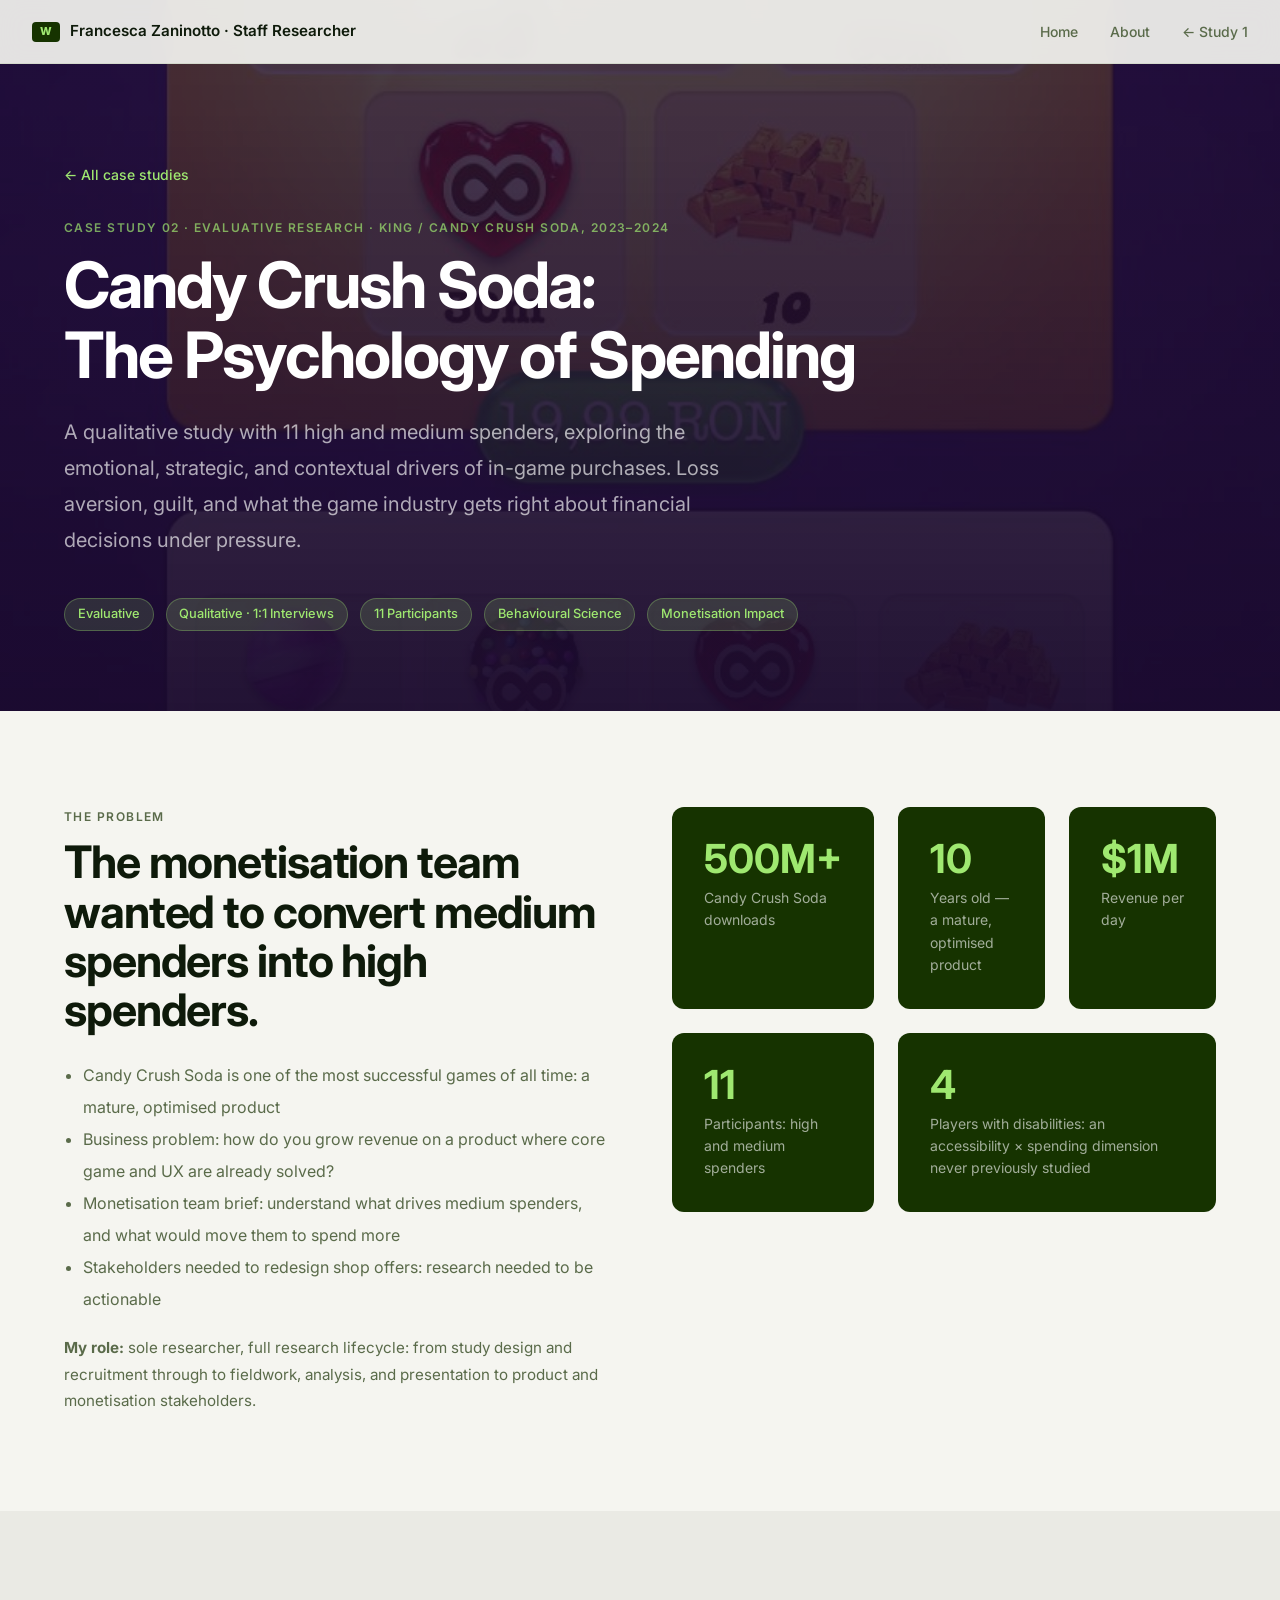
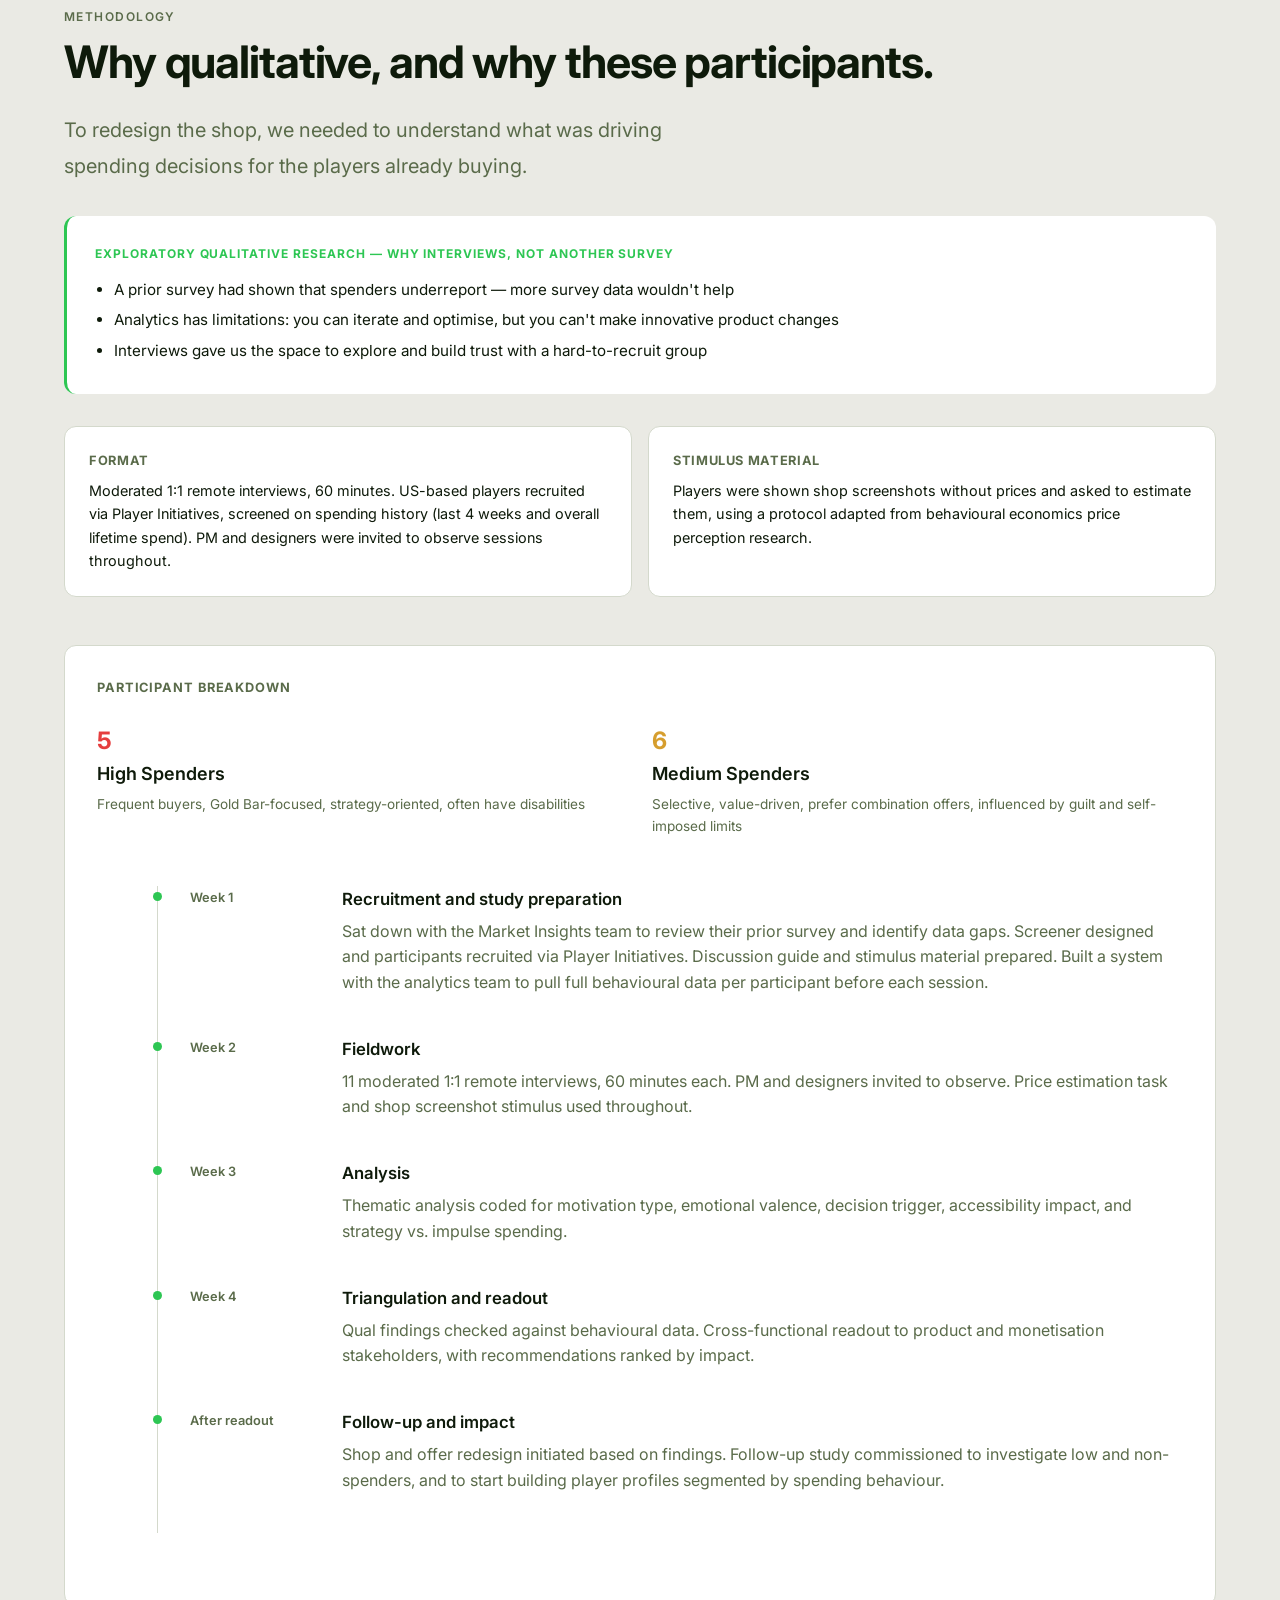
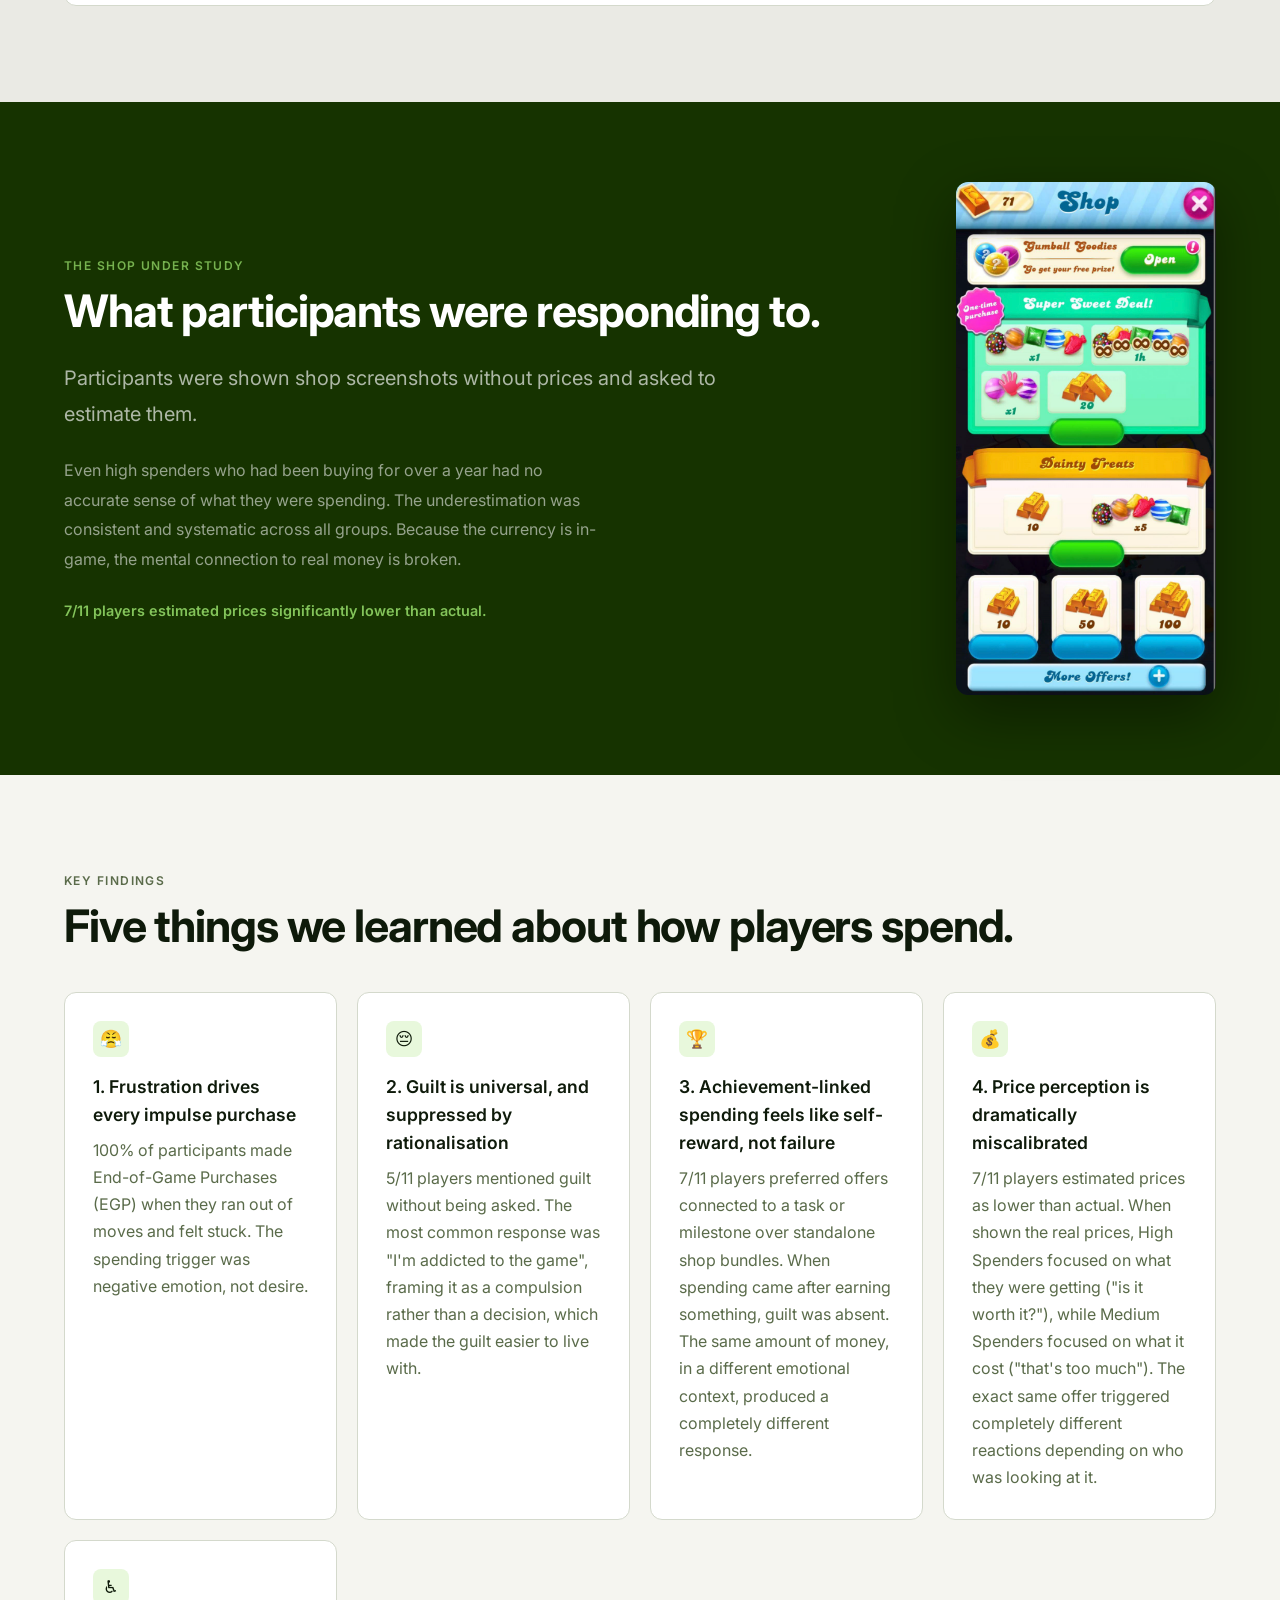
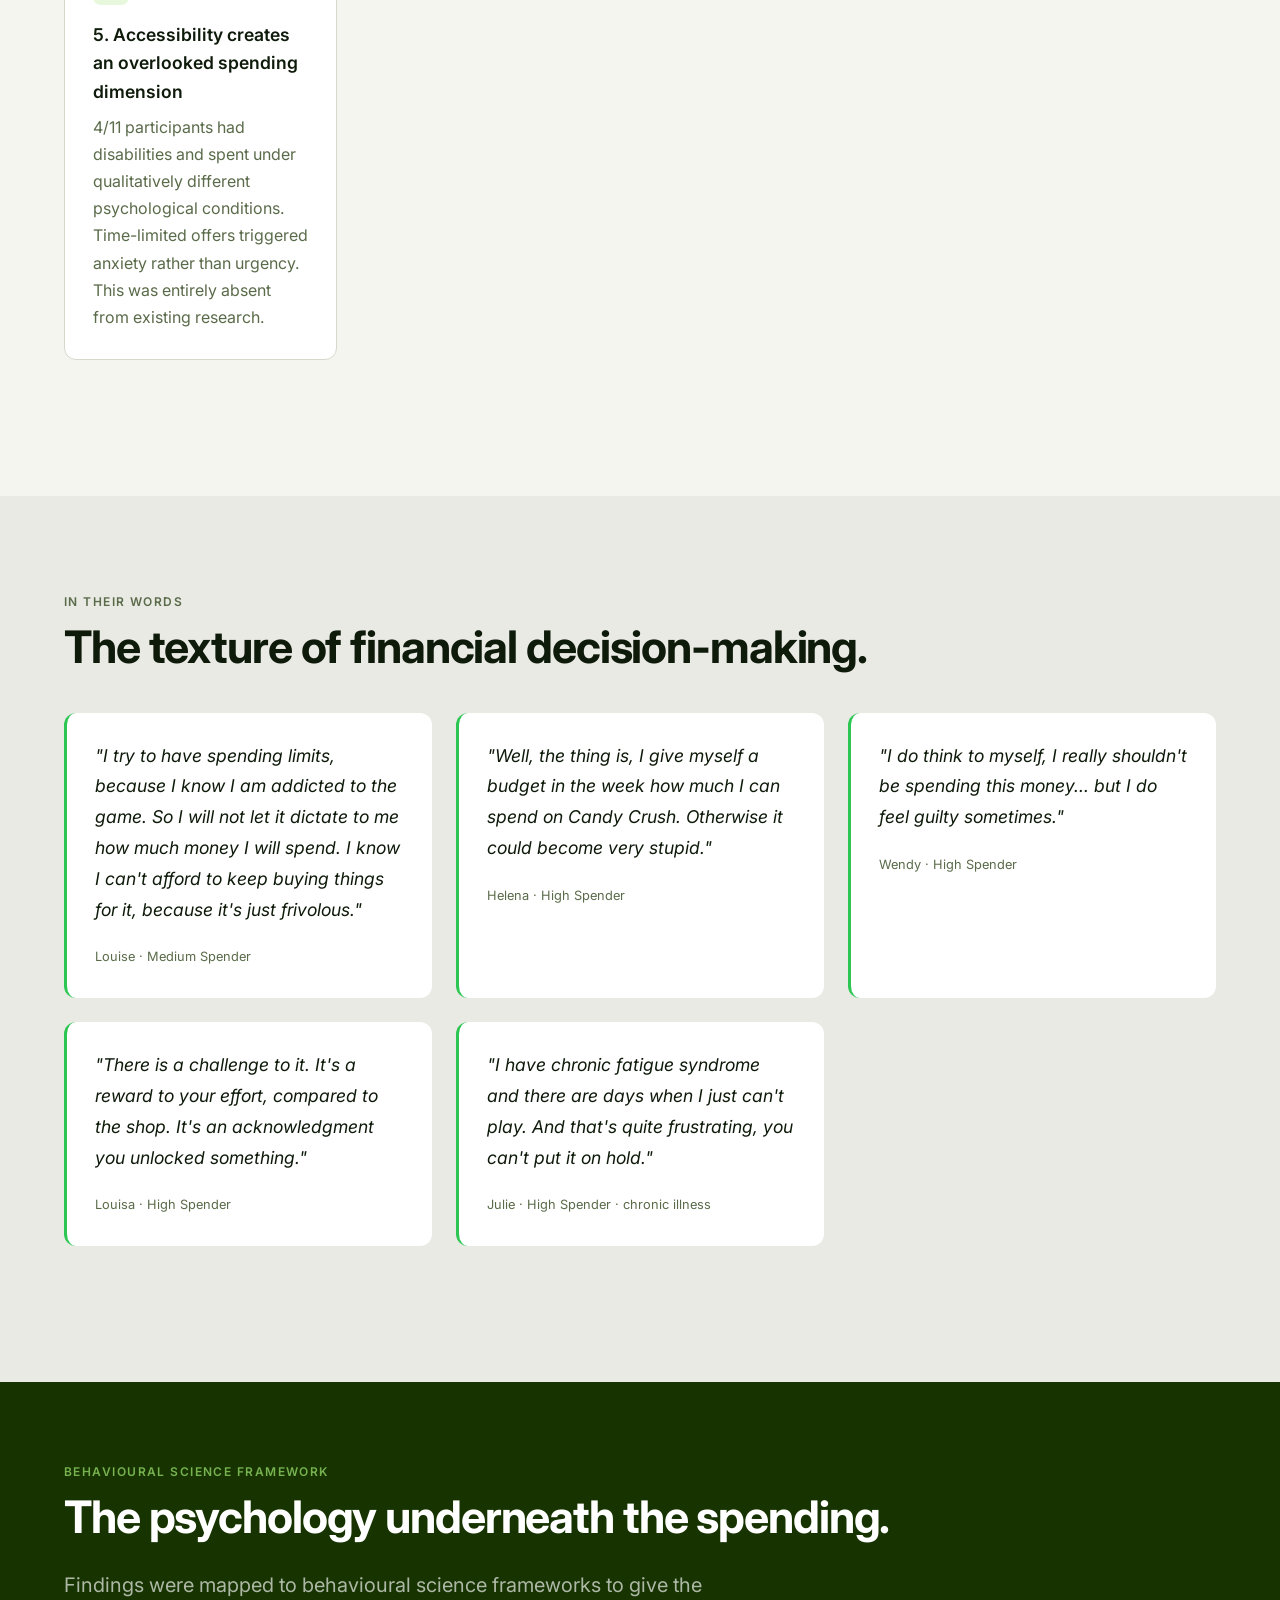
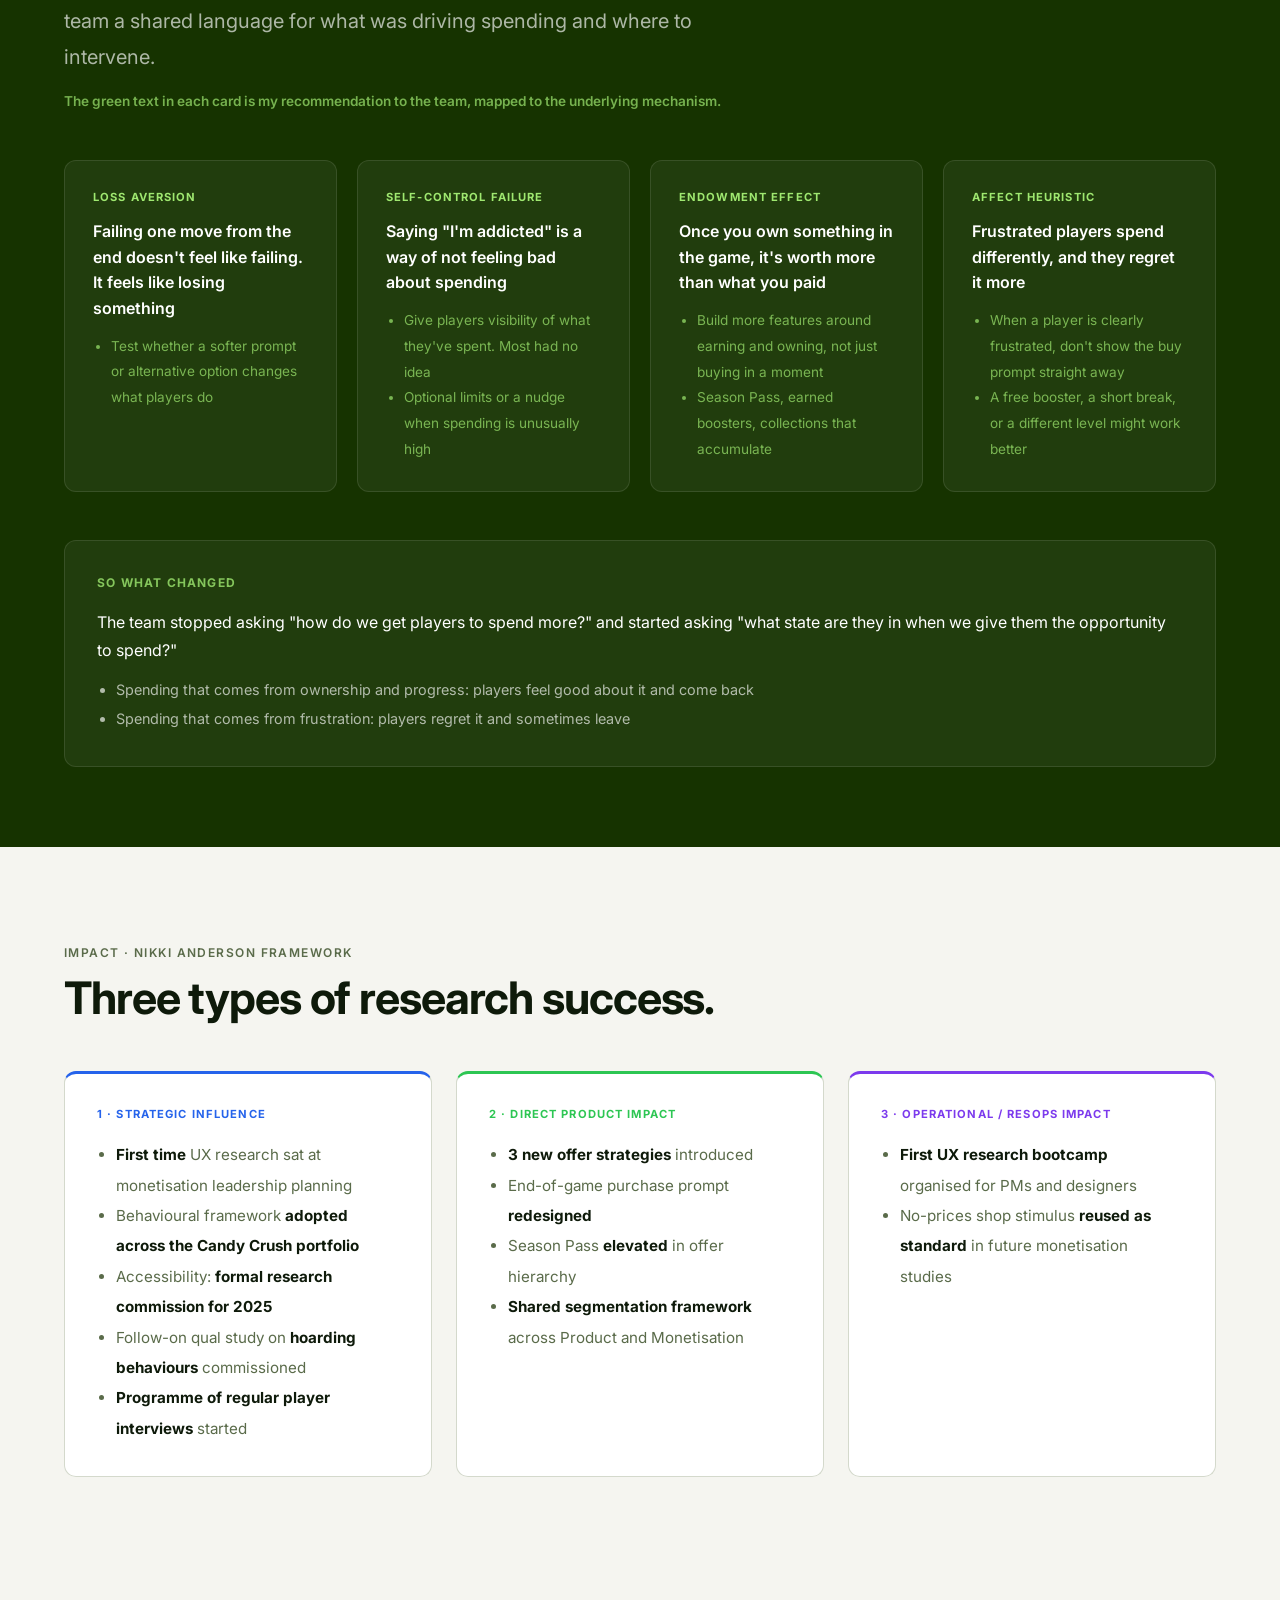
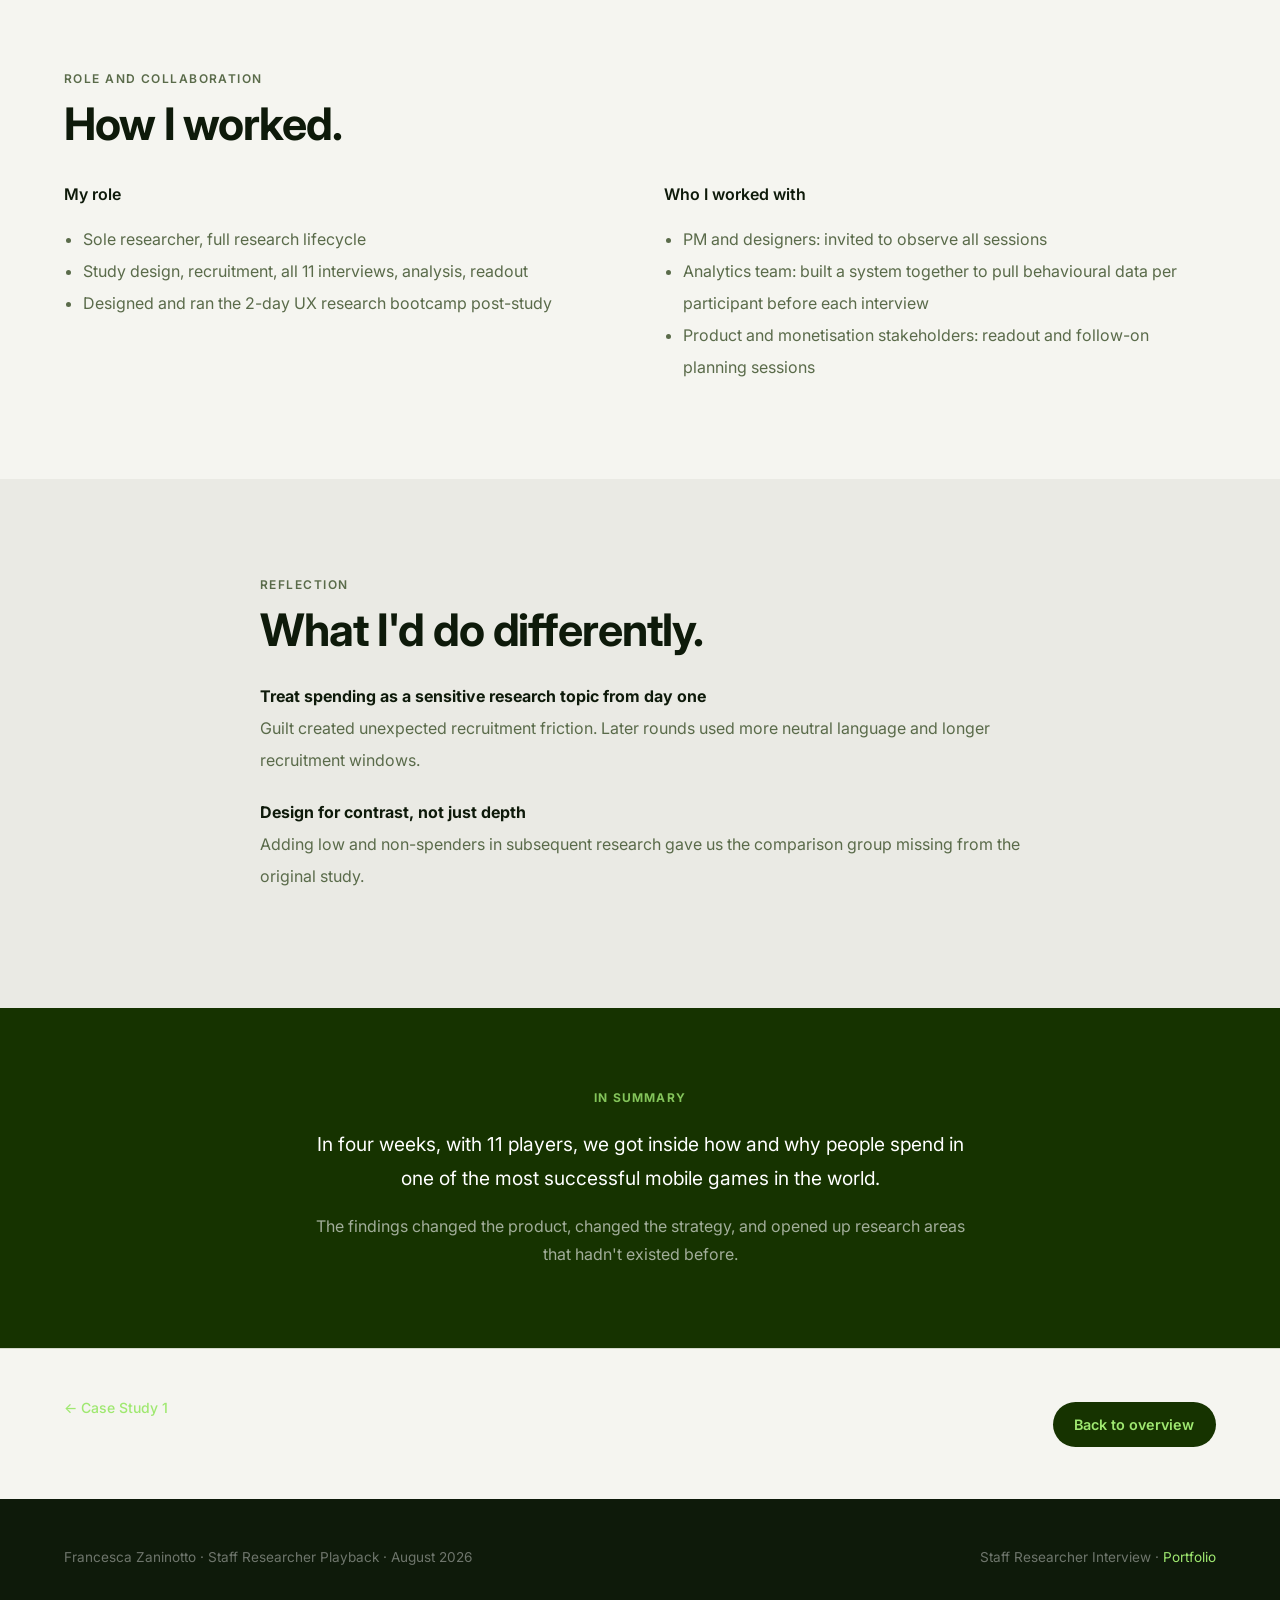
<file: case-study-2.html>
<!DOCTYPE html>
<html lang="en">
<head>
  <meta charset="UTF-8" />
  <meta name="viewport" content="width=device-width, initial-scale=1.0" />
  <title>Candy Crush Soda: The Psychology of Spending | Francesca Zaninotto</title>
  <link rel="preconnect" href="https://fonts.googleapis.com" />
  <link href="https://fonts.googleapis.com/css2?family=Inter:wght@300;400;500;600;700&display=swap" rel="stylesheet" />
  <link rel="stylesheet" href="styles.css" />
</head>
<body>

<!-- NAV -->
<nav>
  <a href="index.html" class="nav-logo">
    <div class="wise-flag"><span>W</span></div>
    Francesca Zaninotto · Staff Researcher
  </a>
  <ul class="nav-links">
    <li><a href="index.html">Home</a></li>
    <li><a href="about.html">About</a></li>
    <li><a href="case-study-1.html">← Study 1</a></li>
  </ul>
</nav>

<!-- HERO -->
<header class="cs-hero cs2-hero">
  <a href="index.html" class="back-btn">← All case studies</a>
  <p class="section-label">Case Study 02 · Evaluative Research · King / Candy Crush Soda, 2023–2024</p>
  <h1>Candy Crush Soda:<br>The Psychology of Spending</h1>
  <p class="lead">A qualitative study with 11 high and medium spenders, exploring the emotional, strategic, and contextual drivers of in-game purchases. Loss aversion, guilt, and what the game industry gets right about financial decisions under pressure.</p>
  <div class="hero-chips">
    <span class="chip">Evaluative</span>
    <span class="chip">Qualitative · 1:1 Interviews</span>
    <span class="chip">11 Participants</span>
    <span class="chip">Behavioural Science</span>
    <span class="chip">Monetisation Impact</span>
  </div>
</header>

<!-- THE PROBLEM -->
<section>
  <div style="max-width:1200px; margin:0 auto;">
    <div class="content-row">
      <div>
        <p class="section-label">The Problem</p>
        <h2>The monetisation team wanted to convert medium spenders into high spenders.</h2>
        <ul style="margin-top:1.25rem; color:var(--text-muted); line-height:2; font-size:1rem; padding-left:1.2rem;">
          <li>Candy Crush Soda is one of the most successful games of all time: a mature, optimised product</li>
          <li>Business problem: how do you grow revenue on a product where core game and UX are already solved?</li>
          <li>Monetisation team brief: understand what drives medium spenders, and what would move them to spend more</li>
          <li>Stakeholders needed to redesign shop offers: research needed to be actionable</li>
        </ul>
        <p style="margin-top:1.25rem; color:var(--text-muted); line-height:1.75; font-size:0.95rem;"><strong>My role:</strong> sole researcher, full research lifecycle: from study design and recruitment through to fieldwork, analysis, and presentation to product and monetisation stakeholders.</p>
      </div>
      <div>
        <div class="stat-grid" style="margin:0; grid-template-columns:1fr 1fr 1fr;">
          <div class="stat-box">
            <div class="num">500M+</div>
            <div class="label">Candy Crush Soda downloads</div>
          </div>
          <div class="stat-box">
            <div class="num">10</div>
            <div class="label">Years old — a mature, optimised product</div>
          </div>
          <div class="stat-box">
            <div class="num">$1M</div>
            <div class="label">Revenue per day</div>
          </div>
          <div class="stat-box">
            <div class="num">11</div>
            <div class="label">Participants: high and medium spenders</div>
          </div>
          <div class="stat-box" style="grid-column:span 2;">
            <div class="num">4</div>
            <div class="label">Players with disabilities: an accessibility × spending dimension never previously studied</div>
          </div>
        </div>
      </div>
    </div>
  </div>
</section>

<!-- METHODOLOGY -->
<section style="background:var(--surface-2);">
  <div style="max-width:1200px; margin:0 auto;">
    <p class="section-label">Methodology</p>
    <h2>Why qualitative, and why these participants.</h2>
    <p class="lead">To redesign the shop, we needed to understand what was driving spending decisions for the players already buying.</p>
    <div style="background:#fff; border-radius:var(--radius); padding:1.75rem; border-left:3px solid var(--wise-green-dark); margin:2rem 0;">
      <p style="font-size:0.75rem; font-weight:700; text-transform:uppercase; letter-spacing:0.08em; color:var(--wise-green-dark); margin-bottom:0.75rem;">Exploratory qualitative research — why interviews, not another survey</p>
      <ul style="font-size:0.95rem; color:var(--text); line-height:2; padding-left:1.2rem;">
        <li>A prior survey had shown that spenders underreport — more survey data wouldn't help</li>
        <li>Analytics has limitations: you can iterate and optimise, but you can't make innovative product changes</li>
        <li>Interviews gave us the space to explore and build trust with a hard-to-recruit group</li>
      </ul>
    </div>

    <div class="method-row">
      <div class="method-box">
        <h5>Format</h5>
        <p>Moderated 1:1 remote interviews, 60 minutes. US-based players recruited via Player Initiatives, screened on spending history (last 4 weeks and overall lifetime spend). PM and designers were invited to observe sessions throughout.</p>
      </div>
      <div class="method-box">
        <h5>Stimulus material</h5>
        <p>Players were shown shop screenshots without prices and asked to estimate them, using a protocol adapted from behavioural economics price perception research.</p>
      </div>
    </div>

    <div style="margin-top:3rem; background:#fff; border-radius:var(--radius); padding:2rem; border:1px solid var(--border);">
      <h4 style="font-size:0.8rem; font-weight:700; text-transform:uppercase; letter-spacing:0.07em; color:var(--text-muted); margin-bottom:1.5rem;">Participant breakdown</h4>
      <div style="display:grid; grid-template-columns:repeat(2,1fr); gap:1.5rem;">
        <div>
          <div style="font-size:1.5rem; font-weight:700; color:#e53e3e;">5</div>
          <div style="font-weight:600; margin-bottom:0.3rem;">High Spenders</div>
          <p style="font-size:0.85rem; color:var(--text-muted);">Frequent buyers, Gold Bar-focused, strategy-oriented, often have disabilities</p>
        </div>
        <div>
          <div style="font-size:1.5rem; font-weight:700; color:#d69e2e;">6</div>
          <div style="font-weight:600; margin-bottom:0.3rem;">Medium Spenders</div>
          <p style="font-size:0.85rem; color:var(--text-muted);">Selective, value-driven, prefer combination offers, influenced by guilt and self-imposed limits</p>
        </div>
      </div>
    <div class="timeline" style="margin-top:3rem;">
      <div class="tl-item">
        <div class="tl-label">Week 1</div>
        <div class="tl-content">
          <h4>Recruitment and study preparation</h4>
          <p>Sat down with the Market Insights team to review their prior survey and identify data gaps. Screener designed and participants recruited via Player Initiatives. Discussion guide and stimulus material prepared. Built a system with the analytics team to pull full behavioural data per participant before each session.</p>
        </div>
      </div>
      <div class="tl-item">
        <div class="tl-label">Week 2</div>
        <div class="tl-content">
          <h4>Fieldwork</h4>
          <p>11 moderated 1:1 remote interviews, 60 minutes each. PM and designers invited to observe. Price estimation task and shop screenshot stimulus used throughout.</p>
        </div>
      </div>
      <div class="tl-item">
        <div class="tl-label">Week 3</div>
        <div class="tl-content">
          <h4>Analysis</h4>
          <p>Thematic analysis coded for motivation type, emotional valence, decision trigger, accessibility impact, and strategy vs. impulse spending.</p>
        </div>
      </div>
      <div class="tl-item">
        <div class="tl-label">Week 4</div>
        <div class="tl-content">
          <h4>Triangulation and readout</h4>
          <p>Qual findings checked against behavioural data. Cross-functional readout to product and monetisation stakeholders, with recommendations ranked by impact.</p>
        </div>
      </div>
      <div class="tl-item">
        <div class="tl-label">After readout</div>
        <div class="tl-content">
          <h4>Follow-up and impact</h4>
          <p>Shop and offer redesign initiated based on findings. Follow-up study commissioned to investigate low and non-spenders, and to start building player profiles segmented by spending behaviour.</p>
        </div>
      </div>
    </div>
  </div>
</section>

<!-- SHOP UNDER STUDY -->
<div class="dark-band">
  <div style="max-width:1200px; margin:0 auto; display:grid; grid-template-columns:1fr auto; gap:4rem; align-items:center;">
    <div>
      <p class="section-label">The shop under study</p>
      <h2>What participants were responding to.</h2>
      <p class="lead" style="color:rgba(255,255,255,0.65);">Participants were shown shop screenshots without prices and asked to estimate them.</p>
      <p style="color:rgba(255,255,255,0.55); line-height:1.85; font-size:1rem; margin-top:1.5rem; max-width:540px;">Even high spenders who had been buying for over a year had no accurate sense of what they were spending. The underestimation was consistent and systematic across all groups. Because the currency is in-game, the mental connection to real money is broken.</p>
      <p style="color:rgba(159,232,112,0.8); font-size:0.9rem; font-weight:600; margin-top:1.5rem;">7/11 players estimated prices significantly lower than actual.</p>
    </div>
    <div style="flex-shrink:0;">
      <img src="images/soda_19.jpg" alt="Candy Crush Soda shop screen showing offer bundles" style="width:260px; border-radius:var(--radius); display:block; box-shadow:0 20px 60px rgba(0,0,0,0.4);" />
    </div>
  </div>
</div>

<!-- KEY FINDINGS -->
<section>
  <div style="max-width:1200px; margin:0 auto;">
    <p class="section-label">Key Findings</p>
    <h2>Five things we learned about how players spend.</h2>

    <div class="insight-grid">
      <div class="insight-card">
        <div class="ic-icon">😤</div>
        <h4>1. Frustration drives every impulse purchase</h4>
        <p>100% of participants made End-of-Game Purchases (EGP) when they ran out of moves and felt stuck. The spending trigger was negative emotion, not desire.</p>
      </div>
      <div class="insight-card">
        <div class="ic-icon">😔</div>
        <h4>2. Guilt is universal, and suppressed by rationalisation</h4>
        <p>5/11 players mentioned guilt without being asked. The most common response was "I'm addicted to the game", framing it as a compulsion rather than a decision, which made the guilt easier to live with.</p>
      </div>
      <div class="insight-card">
        <div class="ic-icon">🏆</div>
        <h4>3. Achievement-linked spending feels like self-reward, not failure</h4>
        <p>7/11 players preferred offers connected to a task or milestone over standalone shop bundles. When spending came after earning something, guilt was absent. The same amount of money, in a different emotional context, produced a completely different response.</p>
      </div>
      <div class="insight-card">
        <div class="ic-icon">💰</div>
        <h4>4. Price perception is dramatically miscalibrated</h4>
        <p>7/11 players estimated prices as lower than actual. When shown the real prices, High Spenders focused on what they were getting ("is it worth it?"), while Medium Spenders focused on what it cost ("that's too much"). The exact same offer triggered completely different reactions depending on who was looking at it.</p>
      </div>
      <div class="insight-card">
        <div class="ic-icon">♿</div>
        <h4>5. Accessibility creates an overlooked spending dimension</h4>
        <p>4/11 participants had disabilities and spent under qualitatively different psychological conditions. Time-limited offers triggered anxiety rather than urgency. This was entirely absent from existing research.</p>
      </div>
    </div>
  </div>
</section>

<!-- QUOTES -->
<section style="background:var(--surface-2);">
  <div style="max-width:1200px; margin:0 auto;">
    <p class="section-label">In their words</p>
    <h2>The texture of financial decision-making.</h2>
    <div class="quote-grid">
      <div class="quote-card">
        <blockquote>"I try to have spending limits, because I know I am addicted to the game. So I will not let it dictate to me how much money I will spend. I know I can't afford to keep buying things for it, because it's just frivolous."</blockquote>
        <cite>Louise · Medium Spender</cite>
      </div>
      <div class="quote-card">
        <blockquote>"Well, the thing is, I give myself a budget in the week how much I can spend on Candy Crush. Otherwise it could become very stupid."</blockquote>
        <cite>Helena · High Spender</cite>
      </div>
      <div class="quote-card">
        <blockquote>"I do think to myself, I really shouldn't be spending this money... but I do feel guilty sometimes."</blockquote>
        <cite>Wendy · High Spender</cite>
      </div>
      <div class="quote-card">
        <blockquote>"There is a challenge to it. It's a reward to your effort, compared to the shop. It's an acknowledgment you unlocked something."</blockquote>
        <cite>Louisa · High Spender</cite>
      </div>
      <div class="quote-card">
        <blockquote>"I have chronic fatigue syndrome and there are days when I just can't play. And that's quite frustrating, you can't put it on hold."</blockquote>
        <cite>Julie · High Spender · chronic illness</cite>
      </div>
    </div>
  </div>
</section>

<!-- BEHAVIOURAL SCIENCE LAYER -->
<div class="dark-band">
  <div style="max-width:1200px; margin:0 auto;">
    <p class="section-label">Behavioural Science Framework</p>
    <h2>The psychology underneath the spending.</h2>
    <p class="lead" style="max-width:680px;">Findings were mapped to behavioural science frameworks to give the team a shared language for what was driving spending and where to intervene.</p>
    <p style="color:rgba(159,232,112,0.7); font-size:0.85rem; font-weight:600; margin-top:1rem; max-width:680px;">The green text in each card is my recommendation to the team, mapped to the underlying mechanism.</p>
    <div class="rec-grid" style="margin-top:3rem;">
      <div class="rec-card">
        <div class="rc-num">Loss Aversion</div>
        <h4>Failing one move from the end doesn't feel like failing. It feels like losing something</h4>
        <ul style="color:rgba(159,232,112,0.7); font-size:0.85rem; line-height:1.9; padding-left:1.1rem; margin-top:0.75rem;">
          <li>Test whether a softer prompt or alternative option changes what players do</li>
        </ul>
      </div>
      <div class="rec-card">
        <div class="rc-num">Self-Control Failure</div>
        <h4>Saying "I'm addicted" is a way of not feeling bad about spending</h4>
        <ul style="color:rgba(159,232,112,0.7); font-size:0.85rem; line-height:1.9; padding-left:1.1rem; margin-top:0.75rem;">
          <li>Give players visibility of what they've spent. Most had no idea</li>
          <li>Optional limits or a nudge when spending is unusually high</li>
        </ul>
      </div>
      <div class="rec-card">
        <div class="rc-num">Endowment Effect</div>
        <h4>Once you own something in the game, it's worth more than what you paid</h4>
        <ul style="color:rgba(159,232,112,0.7); font-size:0.85rem; line-height:1.9; padding-left:1.1rem; margin-top:0.75rem;">
          <li>Build more features around earning and owning, not just buying in a moment</li>
          <li>Season Pass, earned boosters, collections that accumulate</li>
        </ul>
      </div>
      <div class="rec-card">
        <div class="rc-num">Affect Heuristic</div>
        <h4>Frustrated players spend differently, and they regret it more</h4>
        <ul style="color:rgba(159,232,112,0.7); font-size:0.85rem; line-height:1.9; padding-left:1.1rem; margin-top:0.75rem;">
          <li>When a player is clearly frustrated, don't show the buy prompt straight away</li>
          <li>A free booster, a short break, or a different level might work better</li>
        </ul>
      </div>
    </div>

    <div style="margin-top:3rem; padding:2rem; background:rgba(255,255,255,0.05); border:1px solid rgba(255,255,255,0.1); border-radius:var(--radius);">
      <p style="color:rgba(159,232,112,0.8); font-size:0.75rem; font-weight:700; text-transform:uppercase; letter-spacing:0.1em; margin-bottom:1rem;">So what changed</p>
      <p style="color:#fff; font-size:1rem; line-height:1.75; margin-bottom:0.75rem;">The team stopped asking "how do we get players to spend more?" and started asking "what state are they in when we give them the opportunity to spend?"</p>
      <ul style="color:rgba(255,255,255,0.65); font-size:0.9rem; line-height:2; padding-left:1.2rem;">
        <li>Spending that comes from ownership and progress: players feel good about it and come back</li>
        <li>Spending that comes from frustration: players regret it and sometimes leave</li>
      </ul>
    </div>
  </div>
</div>

<!-- RECOMMENDATIONS + IMPACT - NIKKI ANDERSON FRAMEWORK -->
<section>
  <div style="max-width:1200px; margin:0 auto;">
    <p class="section-label">Impact · Nikki Anderson Framework</p>
    <h2>Three types of research success.</h2>
    <div style="display:grid; grid-template-columns:1fr 1fr 1fr; gap:1.5rem; margin-top:3rem;">

      <div style="background:#fff; border-radius:var(--radius); padding:2rem; border:1px solid var(--border); border-top:3px solid #2563eb;">
        <p style="font-size:0.7rem; font-weight:700; text-transform:uppercase; letter-spacing:0.1em; color:#2563eb; margin-bottom:1rem;">1 · Strategic Influence</p>
        <ul style="padding-left:1.2rem; color:var(--text-muted); font-size:0.95rem; line-height:2;">
          <li><strong style="color:var(--text);">First time</strong> UX research sat at monetisation leadership planning</li>
          <li>Behavioural framework <strong style="color:var(--text);">adopted across the Candy Crush portfolio</strong></li>
          <li>Accessibility: <strong style="color:var(--text);">formal research commission for 2025</strong></li>
          <li>Follow-on qual study on <strong style="color:var(--text);">hoarding behaviours</strong> commissioned</li>
          <li><strong style="color:var(--text);">Programme of regular player interviews</strong> started</li>
        </ul>
      </div>

      <div style="background:#fff; border-radius:var(--radius); padding:2rem; border:1px solid var(--border); border-top:3px solid var(--wise-green-dark);">
        <p style="font-size:0.7rem; font-weight:700; text-transform:uppercase; letter-spacing:0.1em; color:var(--wise-green-dark); margin-bottom:1rem;">2 · Direct Product Impact</p>
        <ul style="padding-left:1.2rem; color:var(--text-muted); font-size:0.95rem; line-height:2;">
          <li><strong style="color:var(--text);">3 new offer strategies</strong> introduced</li>
          <li>End-of-game purchase prompt <strong style="color:var(--text);">redesigned</strong></li>
          <li>Season Pass <strong style="color:var(--text);">elevated</strong> in offer hierarchy</li>
          <li><strong style="color:var(--text);">Shared segmentation framework</strong> across Product and Monetisation</li>
        </ul>
      </div>

      <div style="background:#fff; border-radius:var(--radius); padding:2rem; border:1px solid var(--border); border-top:3px solid #7c3aed;">
        <p style="font-size:0.7rem; font-weight:700; text-transform:uppercase; letter-spacing:0.1em; color:#7c3aed; margin-bottom:1rem;">3 · Operational / ResOps Impact</p>
        <ul style="padding-left:1.2rem; color:var(--text-muted); font-size:0.95rem; line-height:2;">
          <li><strong style="color:var(--text);">First UX research bootcamp</strong> organised for PMs and designers</li>
          <li>No-prices shop stimulus <strong style="color:var(--text);">reused as standard</strong> in future monetisation studies</li>
        </ul>
      </div>

    </div>
  </div>
</section>

<!-- ROLE AND COLLABORATION -->
<section>
  <div style="max-width:1200px; margin:0 auto;">
    <p class="section-label">Role and collaboration</p>
    <h2>How I worked.</h2>
    <div style="display:grid; grid-template-columns:1fr 1fr; gap:3rem; margin-top:2rem;">
      <div>
        <h4 style="font-size:1rem; font-weight:600; margin-bottom:1rem;">My role</h4>
        <ul style="color:var(--text-muted); line-height:2; font-size:1rem; padding-left:1.2rem;">
          <li>Sole researcher, full research lifecycle</li>
          <li>Study design, recruitment, all 11 interviews, analysis, readout</li>
          <li>Designed and ran the 2-day UX research bootcamp post-study</li>
        </ul>
      </div>
      <div>
        <h4 style="font-size:1rem; font-weight:600; margin-bottom:1rem;">Who I worked with</h4>
        <ul style="color:var(--text-muted); line-height:2; font-size:1rem; padding-left:1.2rem;">
          <li>PM and designers: invited to observe all sessions</li>
          <li>Analytics team: built a system together to pull behavioural data per participant before each interview</li>

          <li>Product and monetisation stakeholders: readout and follow-on planning sessions</li>
        </ul>
      </div>
    </div>
  </div>
</section>

<!-- REFLECTION -->
<section style="background:var(--surface-2);">
  <div style="max-width:760px; margin:0 auto;">
    <p class="section-label">Reflection</p>
    <h2>What I'd do differently.</h2>
    <ul style="color:var(--text-muted); line-height:2; font-size:1rem; padding-left:1.2rem; list-style:none; padding-left:0;">
      <li style="margin-bottom:1.25rem;"><strong style="color:var(--text);">Treat spending as a sensitive research topic from day one</strong><br>Guilt created unexpected recruitment friction. Later rounds used more neutral language and longer recruitment windows.</li>
      <li style="margin-bottom:1.25rem;"><strong style="color:var(--text);">Design for contrast, not just depth</strong><br>Adding low and non-spenders in subsequent research gave us the comparison group missing from the original study.</li>
    </ul>
  </div>
</section>

<div class="dark-band" style="text-align:center;">
  <div style="max-width:680px; margin:0 auto;">
    <p style="color:rgba(159,232,112,0.8); font-size:0.75rem; font-weight:700; text-transform:uppercase; letter-spacing:0.1em; margin-bottom:1.25rem;">In summary</p>
    <p style="color:#fff; font-size:1.2rem; line-height:1.8; margin-bottom:1rem;">In four weeks, with 11 players, we got inside how and why people spend in one of the most successful mobile games in the world.</p>
    <p style="color:rgba(255,255,255,0.6); font-size:1rem; line-height:1.75;">The findings changed the product, changed the strategy, and opened up research areas that hadn't existed before.</p>
  </div>
</div>

<div style="display:flex; justify-content:space-between; align-items:center; padding:3rem 4rem; border-top:1px solid var(--border);">
  <a href="case-study-1.html" class="back-btn">← Case Study 1</a>
  <a href="index.html" style="display:inline-flex; align-items:center; gap:0.5rem; background:var(--wise-navy); color:var(--wise-green); padding:0.75em 1.5em; border-radius:999px; text-decoration:none; font-weight:600; font-size:0.9rem;">Back to overview</a>
</div>

<footer>
  <span>Francesca Zaninotto · Staff Researcher Playback · August 2026</span>
  <span>Staff Researcher Interview · <a href="https://francesca-zaninotto.netlify.app/" target="_blank">Portfolio</a></span>
</footer>

</body>
</html>
</file>
<file: styles.css>
:root {
  --wise-green: #9fe870;
  --wise-green-dark: #2dc653;
  --wise-navy: #163300;
  --wise-dark: #0e1a0a;
  --wise-mid: #1c2e12;
  --surface: #f5f5f0;
  --surface-2: #eaeae4;
  --text: #0e1a0a;
  --text-muted: #5a6b4a;
  --accent: #9fe870;
  --border: #d4d9cc;
  --radius: 12px;
}

*, *::before, *::after { box-sizing: border-box; margin: 0; padding: 0; }
html { scroll-behavior: smooth; }
body {
  font-family: 'Inter', system-ui, sans-serif;
  background: var(--surface);
  color: var(--text);
  line-height: 1.6;
  font-size: 18px;
}

nav {
  position: fixed; top: 0; left: 0; right: 0; z-index: 100;
  background: rgba(245, 245, 240, 0.92);
  backdrop-filter: blur(12px);
  border-bottom: 1px solid var(--border);
  padding: 0 2rem;
  height: 64px;
  display: flex; align-items: center; justify-content: space-between;
}
.nav-logo {
  display: flex; align-items: center; gap: 10px;
  font-weight: 600; font-size: 0.95rem; color: var(--text);
  text-decoration: none;
}
.wise-flag {
  width: 28px; height: 20px;
  background: var(--wise-navy);
  border-radius: 4px;
  display: flex; align-items: center; justify-content: center;
}
.wise-flag span {
  color: var(--wise-green);
  font-size: 11px; font-weight: 800; letter-spacing: -0.5px;
}
.nav-links {
  display: flex; gap: 2rem; list-style: none;
}
.nav-links a {
  text-decoration: none;
  color: var(--text-muted);
  font-size: 0.875rem; font-weight: 500;
  transition: color 0.2s;
}
.nav-links a:hover { color: var(--text); }

section { padding: 6rem 4rem; }

.section-label {
  font-size: 0.75rem; font-weight: 600; letter-spacing: 0.12em;
  text-transform: uppercase; color: var(--text-muted);
  margin-bottom: 0.75rem;
}
h2 {
  font-size: clamp(2rem, 3.5vw, 3rem);
  font-weight: 700; line-height: 1.1; letter-spacing: -0.025em;
  margin-bottom: 1.5rem;
}
.lead {
  font-size: 1.25rem; color: var(--text-muted);
  max-width: 680px; line-height: 1.8;
}

.cs-hero {
  min-height: 60vh;
  padding: 10rem 4rem 5rem;
  position: relative; overflow: hidden;
}
.cs1-hero { background: linear-gradient(to bottom, rgba(22,51,0,0.78) 0%, rgba(22,51,0,0.96) 100%), url(images/yoga_1.jpg) center/cover no-repeat; }
.cs2-hero { background: linear-gradient(to bottom, rgba(26,10,46,0.78) 0%, rgba(26,10,46,0.96) 100%), url(images/soda_95.jpg) center/cover no-repeat; }
.cs-hero .section-label { color: rgba(159, 232, 112, 0.7); }
.cs-hero h1 {
  font-size: clamp(2.5rem, 5vw, 4.5rem);
  color: #fff; font-weight: 700; line-height: 1.1;
  letter-spacing: -0.03em; max-width: 800px;
  margin-bottom: 1.5rem;
}
.cs-hero .lead { color: rgba(255,255,255,0.65); }
.cs-hero .hero-chips {
  display: flex; gap: 0.75rem; margin-top: 2.5rem; flex-wrap: wrap;
}
.chip {
  background: rgba(159,232,112,0.15);
  color: var(--wise-green);
  border: 1px solid rgba(159,232,112,0.3);
  padding: 0.4em 1em; border-radius: 999px;
  font-size: 0.8rem; font-weight: 500;
}

.content-row {
  display: grid; grid-template-columns: 1fr 1fr; gap: 4rem;
  align-items: start;
}

.stat-grid {
  display: grid; grid-template-columns: repeat(auto-fit, minmax(180px, 1fr));
  gap: 1.5rem; margin: 3rem 0;
}
.stat-box {
  background: var(--wise-navy);
  border-radius: var(--radius);
  padding: 2rem;
}
.stat-box .num {
  font-size: 2.5rem; font-weight: 700; color: var(--wise-green);
  line-height: 1; margin-bottom: 0.5rem;
}
.stat-box .label { color: rgba(255,255,255,0.6); font-size: 0.875rem; }

.quote-grid {
  display: grid; grid-template-columns: repeat(auto-fit, minmax(280px, 1fr));
  gap: 1.5rem; margin: 2.5rem 0;
}
.quote-card {
  background: #fff;
  border-radius: var(--radius);
  padding: 1.75rem;
  border-left: 3px solid var(--wise-green-dark);
}
.quote-card blockquote {
  font-size: 1.1rem; line-height: 1.75; color: var(--text);
  font-style: italic; margin-bottom: 1rem;
}
.quote-card cite { font-size: 0.8rem; color: var(--text-muted); font-style: normal; }

.insight-grid {
  display: grid; grid-template-columns: repeat(auto-fit, minmax(240px, 1fr));
  gap: 1.25rem; margin: 2.5rem 0;
}
.insight-card {
  border: 1px solid var(--border);
  border-radius: var(--radius);
  padding: 1.75rem;
  background: #fff;
}
.insight-card .ic-icon {
  width: 36px; height: 36px;
  background: #e8f8dc; border-radius: 8px;
  display: flex; align-items: center; justify-content: center;
  font-size: 1.1rem; margin-bottom: 1rem;
}
.insight-card h4 { font-size: 1.1rem; font-weight: 600; margin-bottom: 0.5rem; }
.insight-card p { font-size: 1rem; color: var(--text-muted); line-height: 1.7; }

.timeline { margin: 2.5rem 0; }
.tl-item {
  display: grid; grid-template-columns: 120px 1fr;
  gap: 2rem; padding-bottom: 2.5rem;
  border-left: 1px solid var(--border);
  padding-left: 2rem; margin-left: 60px;
  position: relative;
}
.tl-item::before {
  content: '';
  position: absolute; left: -5px; top: 6px;
  width: 9px; height: 9px; border-radius: 50%;
  background: var(--wise-green-dark);
}
.tl-label { font-size: 0.8rem; font-weight: 600; color: var(--text-muted); padding-top: 2px; }
.tl-content h4 { font-weight: 600; font-size: 1.05rem; margin-bottom: 0.4rem; }
.tl-content p { font-size: 1rem; color: var(--text-muted); }

.impact-list { margin: 2rem 0; }
.impact-item {
  display: flex; align-items: center; gap: 1.5rem;
  padding: 1.25rem 0; border-bottom: 1px solid var(--border);
}
.impact-item:last-child { border-bottom: none; }
.impact-metric {
  font-size: 1.75rem; font-weight: 700; color: var(--wise-green-dark);
  min-width: 80px; text-align: right;
}
.impact-text strong { display: block; font-size: 1rem; font-weight: 600; }
.impact-text span { font-size: 0.875rem; color: var(--text-muted); }

.dark-band {
  background: var(--wise-navy);
  padding: 5rem 4rem;
  color: #fff;
}
.dark-band h2 { color: #fff; }
.dark-band .lead { color: rgba(255,255,255,0.65); }
.dark-band .section-label { color: rgba(159,232,112,0.7); }

.rec-grid {
  display: grid; grid-template-columns: repeat(auto-fit, minmax(260px, 1fr));
  gap: 1.25rem; margin-top: 2.5rem;
}
.rec-card {
  background: rgba(255,255,255,0.05);
  border: 1px solid rgba(255,255,255,0.1);
  border-radius: var(--radius);
  padding: 1.75rem;
}
.rec-card .rc-num {
  font-size: 0.7rem; font-weight: 700; letter-spacing: 0.1em;
  text-transform: uppercase; color: var(--wise-green); margin-bottom: 0.75rem;
}
.rec-card h4 { font-size: 1rem; font-weight: 600; color: #fff; margin-bottom: 0.5rem; }
.rec-card p { font-size: 0.875rem; color: rgba(255,255,255,0.55); line-height: 1.65; }

.method-row {
  display: grid; grid-template-columns: repeat(auto-fit, minmax(200px, 1fr));
  gap: 1rem; margin: 2rem 0;
}
.method-box {
  border: 1px solid var(--border);
  border-radius: var(--radius);
  padding: 1.5rem;
  background: #fff;
}
.method-box h5 {
  font-size: 0.8rem; font-weight: 700; letter-spacing: 0.05em;
  text-transform: uppercase; color: var(--text-muted); margin-bottom: 0.5rem;
}
.method-box p { font-size: 0.9rem; line-height: 1.6; }

.back-btn {
  display: inline-flex; align-items: center; gap: 0.5rem;
  color: var(--wise-green); font-weight: 500; font-size: 0.875rem;
  text-decoration: none; margin-bottom: 2rem;
  transition: gap 0.2s;
}
.back-btn:hover { gap: 0.75rem; }

footer {
  background: var(--wise-dark);
  color: rgba(255,255,255,0.4);
  padding: 3rem 4rem;
  font-size: 0.85rem;
  display: flex; justify-content: space-between; align-items: center;
}
footer a { color: var(--wise-green); text-decoration: none; }

@media (max-width: 768px) {
  section { padding: 4rem 1.5rem; }
  .cs-hero { padding: 8rem 1.5rem 3rem; }
  .content-row { grid-template-columns: 1fr; gap: 2rem; }
  nav { padding: 0 1.5rem; }
  .nav-links { display: none; }
  .dark-band { padding: 4rem 1.5rem; }
  footer { flex-direction: column; gap: 1rem; text-align: center; padding: 2rem 1.5rem; }
}
</file>
